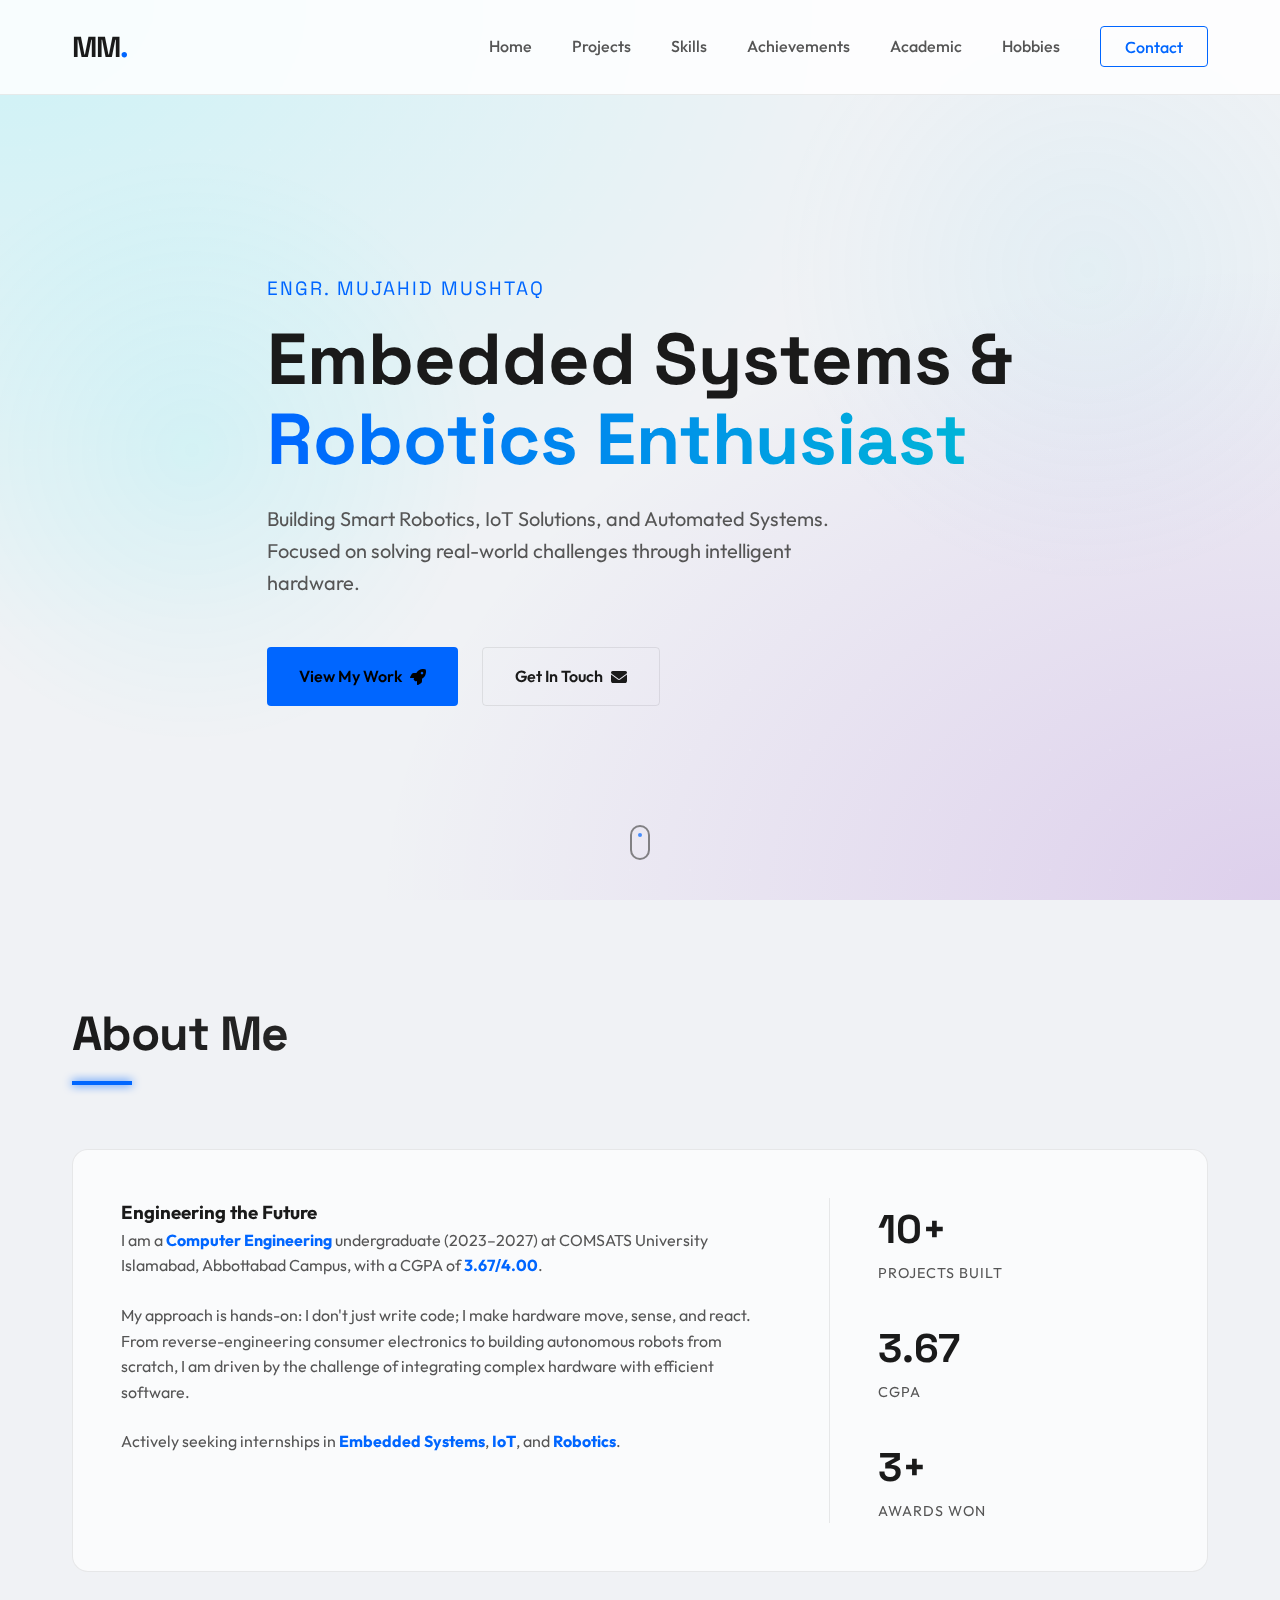
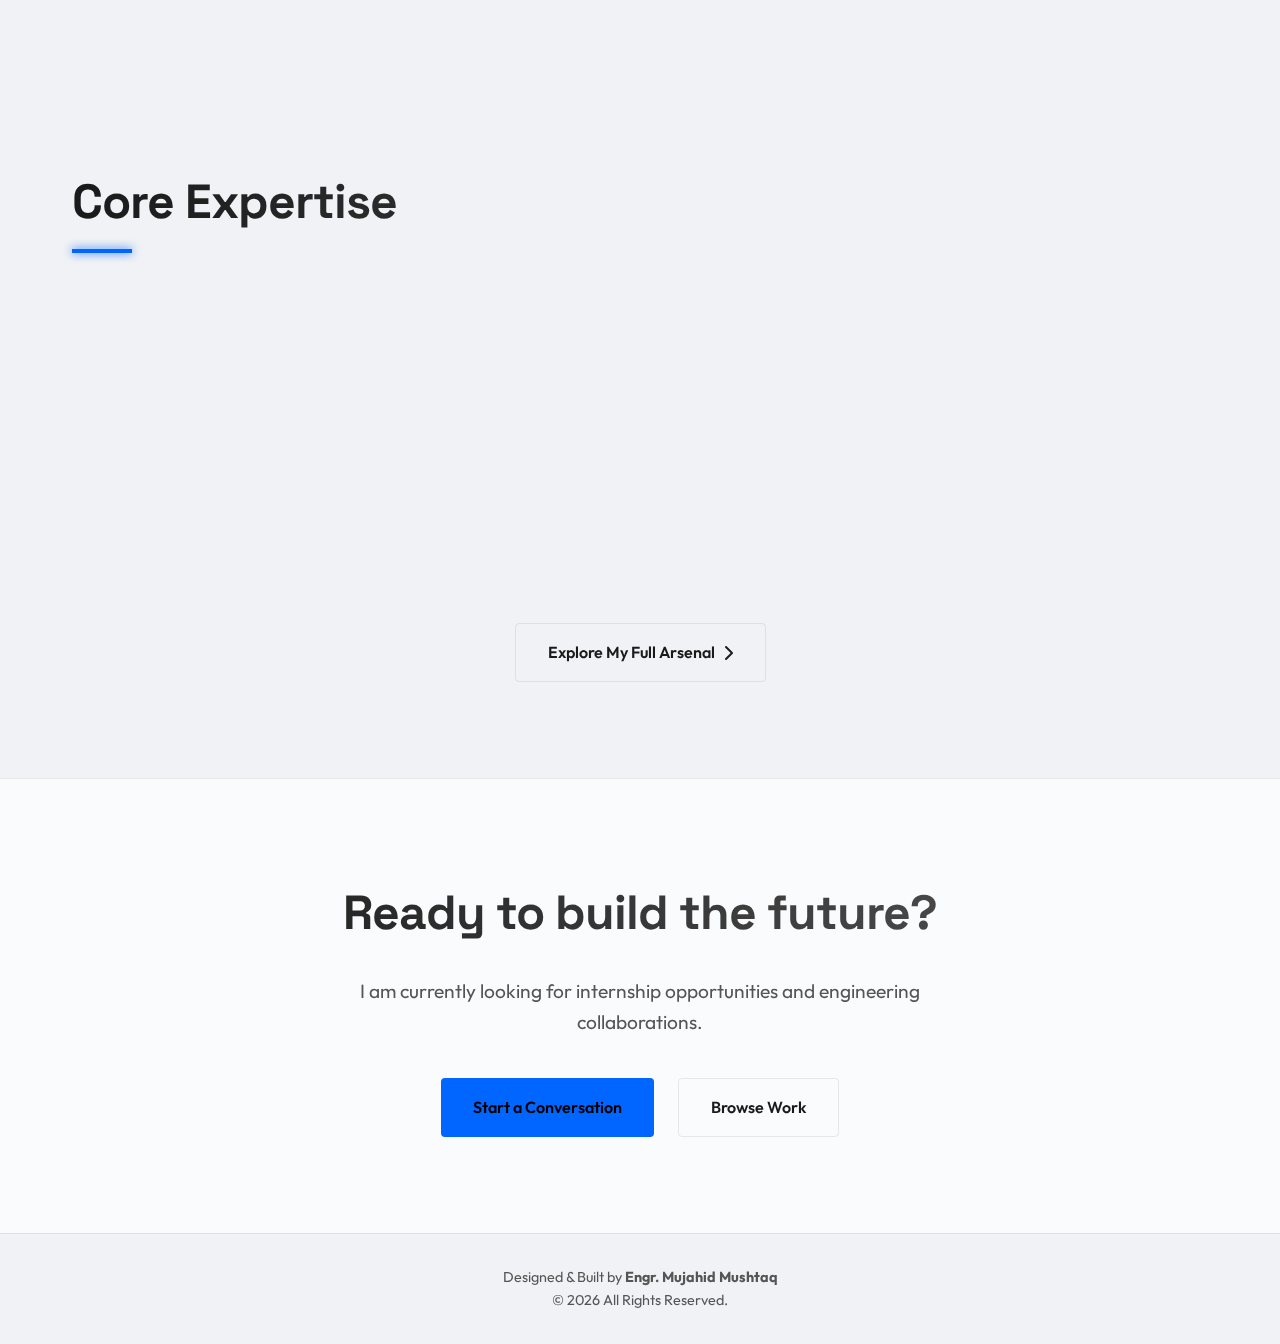
<file: index.html>
<!DOCTYPE html>
<html lang="en" class="dark-mode">

<head>
    <meta charset="UTF-8">
    <meta name="viewport" content="width=device-width, initial-scale=1.0">
    <meta name="description" content="Engr. Mujahid Mushtaq - Embedded Systems, IoT & Robotics Portfolio.">
    <title>Engr. Mujahid Mushtaq | Embedded Systems & Robotics</title>

    <!-- Google Fonts: Outfit (Tech/Modern) and Inter (Clean) -->
    <link rel="preconnect" href="https://fonts.googleapis.com">
    <link rel="preconnect" href="https://fonts.gstatic.com" crossorigin>
    <link
        href="https://fonts.googleapis.com/css2?family=Outfit:wght@300;400;500;700&family=Space+Grotesk:wght@300;500;700&display=swap"
        rel="stylesheet">

    <link rel="stylesheet" href="styles.css">
    <!-- Font Awesome -->
    <link rel="stylesheet" href="https://cdnjs.cloudflare.com/ajax/libs/font-awesome/6.4.0/css/all.min.css">
</head>

<body>

    <!-- Background Grid Effect -->
    <div class="bg-grid"></div>
    <div class="bg-glow"></div>

    <!-- Navigation -->
    <nav class="navbar">
        <div class="container nav-container">
            <a href="index.html" class="logo">MM<span class="dot">.</span></a>
            <ul class="nav-links">
                <li><a href="index.html" class="nav-link active">Home</a></li>
                <li><a href="projects.html" class="nav-link">Projects</a></li>
                <li><a href="skills.html" class="nav-link">Skills</a></li>
                <li><a href="achievements.html" class="nav-link">Achievements</a></li>
                <li><a href="academic.html" class="nav-link">Academic</a></li>
                <li><a href="hobbies.html" class="nav-link">Hobbies</a></li>
                <li><a href="contact.html" class="nav-btn">Contact</a></li>
            </ul>
            <div class="hamburger">
                <div class="line"></div>
                <div class="line"></div>
                <div class="line"></div>
            </div>
        </div>
    </nav>

    <header class="hero">
        <div class="container hero-content">
            <p class="hero-subtitle">Engr. Mujahid Mushtaq</p>
            <h1 class="hero-title">
                Embedded Systems & <br>
                <span class="primary-gradient">Robotics Enthusiast</span>
            </h1>
            <p class="hero-bio">
                Building Smart Robotics, IoT Solutions, and Automated Systems. Focused on solving real-world challenges
                through intelligent hardware.
            </p>
            <div class="hero-cta">
                <a href="projects.html" class="btn btn-primary">View My Work <i class="fas fa-rocket"></i></a>
                <a href="contact.html" class="btn btn-secondary">Get In Touch <i class="fas fa-envelope"></i></a>
            </div>
        </div>

        <!-- Decorative Elements/Scroll Indicator -->
        <div class="scroll-indicator">
            <div class="mouse">
                <div class="wheel"></div>
            </div>
            <div class="arrow"></div>
        </div>
    </header>

    <!-- About Section -->
    <section id="about" class="section about-section">
        <div class="container">
            <div class="section-header">
                <h2 class="section-title">About Me</h2>
                <div class="section-line"></div>
            </div>

            <div class="about-card glass-card">
                <div class="about-grid">
                    <div class="about-text">
                        <h3>Engineering the Future</h3>
                        <p>
                            I am a <strong>Computer Engineering</strong> undergraduate (2023–2027) at COMSATS University
                            Islamabad, Abbottabad Campus, with a CGPA of <strong>3.67/4.00</strong>.
                        </p>
                        <p>
                            My approach is hands-on: I don't just write code; I make hardware move, sense, and react.
                            From reverse-engineering consumer electronics to building autonomous robots from scratch, I
                            am driven by the challenge of integrating complex hardware with efficient software.
                        </p>
                        <p>
                            Actively seeking internships in <strong>Embedded Systems</strong>, <strong>IoT</strong>, and
                            <strong>Robotics</strong>.
                        </p>
                    </div>
                    <div class="about-stats">
                        <div class="stat-item">
                            <span class="stat-number">10+</span>
                            <span class="stat-label">Projects Built</span>
                        </div>
                        <div class="stat-item">
                            <span class="stat-number">3.67</span>
                            <span class="stat-label">CGPA</span>
                        </div>
                        <div class="stat-item">
                            <span class="stat-number">3+</span>
                            <span class="stat-label">Awards Won</span>
                        </div>
                    </div>
                </div>
            </div>
        </div>
    </section>

    <!-- Engineering Focus / Quick Look -->
    <section class="section">
        <div class="container">
            <div class="section-header">
                <h2 class="section-title">Core Expertise</h2>
                <div class="section-line"></div>
            </div>

            <div class="skills-grid">
                <div class="skill-group glass-card">
                    <div class="skill-icon"><i class="fas fa-microchip"></i></div>
                    <h3>Embedded Design</h3>
                    <p class="text-muted" style="color: var(--text-muted); font-size: 0.9rem; margin-top: 0.5rem;">
                        Specializing in Arduino, ESP32, and custom hardware integration.</p>
                </div>
                <div class="skill-group glass-card">
                    <div class="skill-icon"><i class="fas fa-robot"></i></div>
                    <h3>Robotics</h3>
                    <p class="text-muted" style="color: var(--text-muted); font-size: 0.9rem; margin-top: 0.5rem;">
                        Building autonomous systems, grippers, and combat-ready vehicles.</p>
                </div>
                <div class="skill-group glass-card">
                    <div class="skill-icon"><i class="fas fa-network-wired"></i></div>
                    <h3>IoT Solutions</h3>
                    <p class="text-muted" style="color: var(--text-muted); font-size: 0.9rem; margin-top: 0.5rem;">
                        Connecting hardware to the cloud via GSM, Bluetooth, and Web APIs.</p>
                </div>
            </div>

            <div style="text-align: center; margin-top: 4rem;">
                <a href="skills.html" class="btn btn-secondary">Explore My Full Arsenal <i
                        class="fas fa-chevron-right"></i></a>
            </div>
        </div>
    </section>


    <!-- Call to Action Section -->
    <section class="section" style="background: var(--bg-card); border-top: 1px solid var(--border-light);">
        <div class="container" style="text-align: center;">
            <h2 class="section-title" style="margin-left: auto; margin-right: auto; text-align: center;">Ready to build
                the future?</h2>
            <p
                style="margin: 1.5rem 0 2.5rem; font-size: 1.2rem; color: var(--text-muted); max-width: 600px; margin-left: auto; margin-right: auto;">
                I am currently looking for internship opportunities and engineering collaborations.
            </p>
            <div class="hero-cta" style="justify-content: center;">
                <a href="contact.html" class="btn btn-primary">Start a Conversation</a>
                <a href="projects.html" class="btn btn-secondary">Browse Work</a>
            </div>
        </div>
    </section>

    <!-- Footer -->
    <footer class="footer">
        <div class="container">
            <p>Designed & Built by <strong>Engr. Mujahid Mushtaq</strong></p>
            <p class="copyright">&copy; <span id="year"></span> All Rights Reserved.</p>
        </div>
    </footer>

    <script src="script.js"></script>
</body>

</html>
</file>
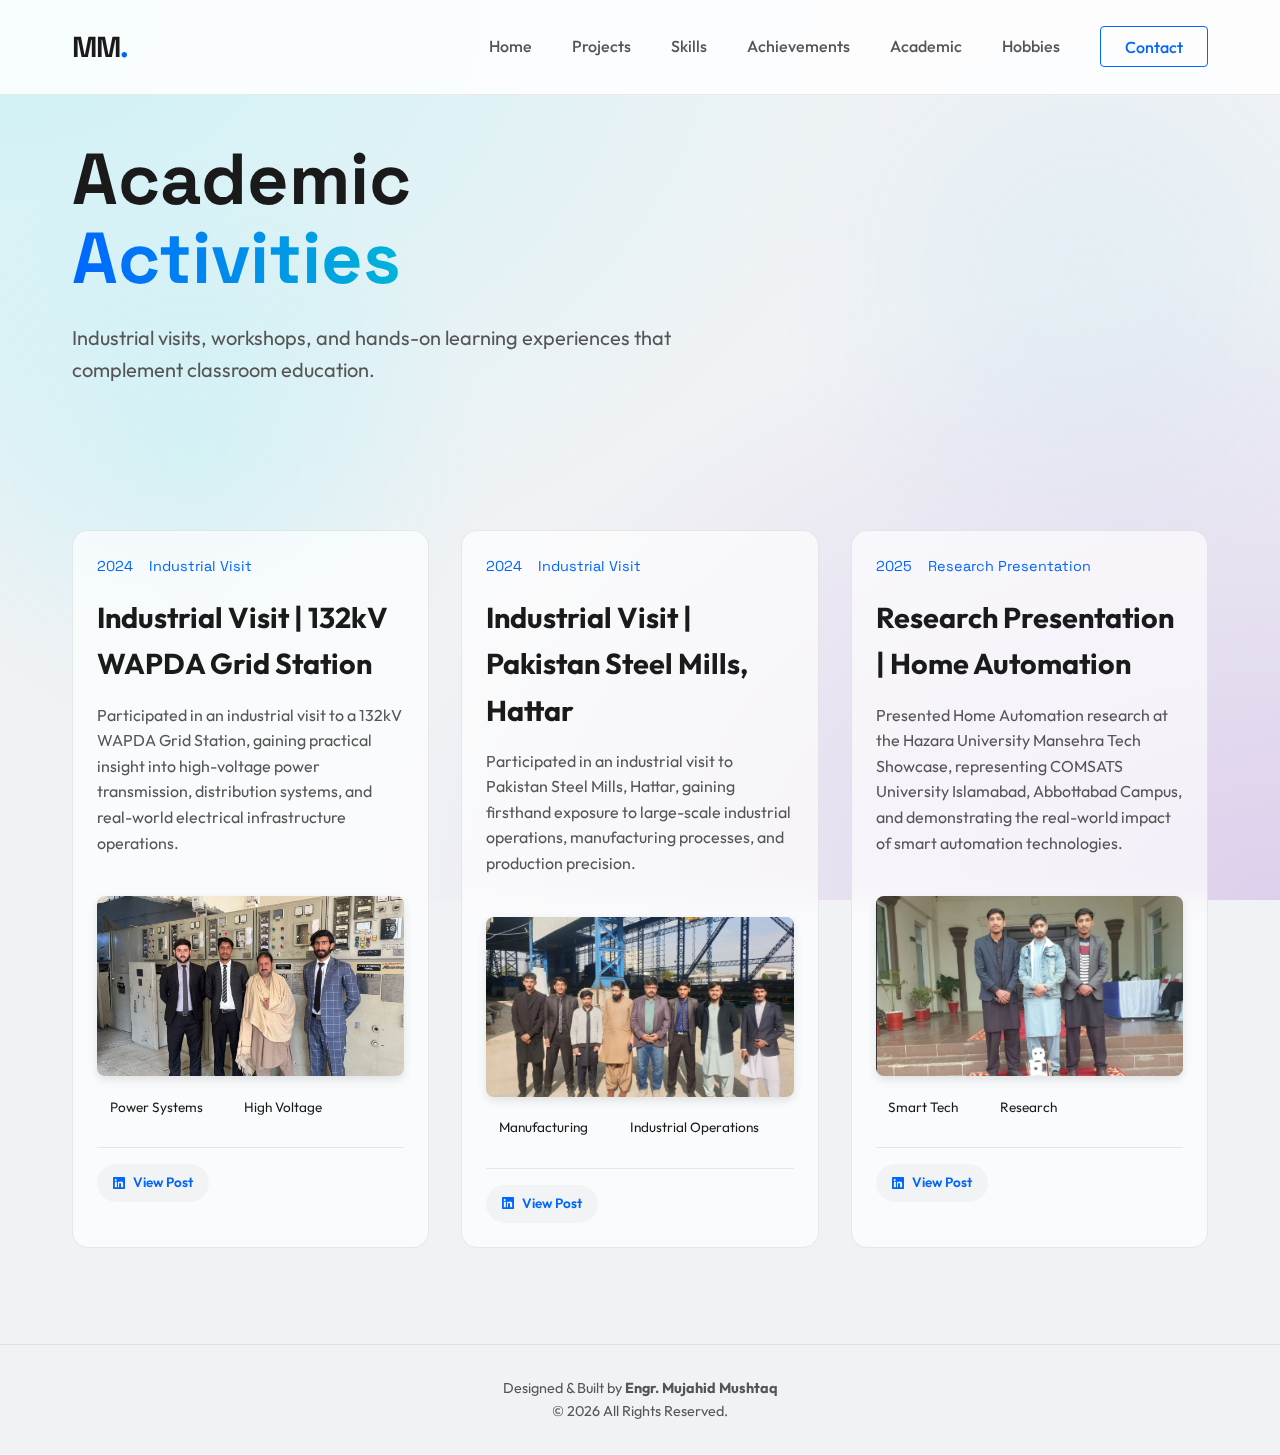
<file: academic.html>
<!DOCTYPE html>
<html lang="en" class="dark-mode">

<head>
    <meta charset="UTF-8">
    <meta name="viewport" content="width=device-width, initial-scale=1.0">
    <meta name="description" content="Academic Activities - Engr. Mujahid Mushtaq.">
    <title>Academic Activities | Engr. Mujahid Mushtaq</title>

    <link rel="preconnect" href="https://fonts.googleapis.com">
    <link rel="preconnect" href="https://fonts.gstatic.com" crossorigin>
    <link
        href="https://fonts.googleapis.com/css2?family=Outfit:wght@300;400;500;700&family=Space+Grotesk:wght@300;500;700&display=swap"
        rel="stylesheet">

    <link rel="stylesheet" href="styles.css">
    <link rel="stylesheet" href="https://cdnjs.cloudflare.com/ajax/libs/font-awesome/6.4.0/css/all.min.css">
</head>

<body>
    <div class="bg-grid"></div>
    <div class="bg-glow"></div>

    <nav class="navbar">
        <div class="container nav-container">
            <a href="index.html" class="logo">MM<span class="dot">.</span></a>
            <ul class="nav-links">
                <li><a href="index.html" class="nav-link">Home</a></li>
                <li><a href="projects.html" class="nav-link">Projects</a></li>
                <li><a href="skills.html" class="nav-link">Skills</a></li>
                <li><a href="achievements.html" class="nav-link">Achievements</a></li>
                <li><a href="academic.html" class="nav-link active">Academic</a></li>
                <li><a href="hobbies.html" class="nav-link">Hobbies</a></li>
                <li><a href="contact.html" class="nav-btn">Contact</a></li>
            </ul>
            <div class="hamburger">
                <div class="line"></div>
                <div class="line"></div>
                <div class="line"></div>
            </div>
        </div>
    </nav>

    <header class="section-hero">
        <div class="container">
            <h1 class="hero-title">Academic <br><span class="primary-gradient">Activities</span></h1>
            <p class="hero-bio">Industrial visits, workshops, and hands-on learning experiences that complement
                classroom education.</p>
        </div>
    </header>

    <main class="container">
        <div class="projects-container" style="margin-top: 2rem; padding-bottom: 6rem;">

            <!-- Activity 1: WAPDA Grid Station Visit -->
            <a href="https://www.linkedin.com/posts/engr-mujahid-mushtaq-3ba479255_had-an-amazing-experience-visiting-the-132kv-activity-7282057232022724608-4gnN?utm_source=share&utm_medium=member_desktop&rcm=ACoAAD7lNf4BCUp5CTUqfTaFtO5GOA62RjDQxv4"
                target="_blank" class="project-card glass-card">
                <div class="project-content">
                    <div class="project-meta">
                        <span class="project-year">2024</span>
                        <span class="project-type">Industrial Visit</span>
                    </div>
                    <h3 class="project-title">Industrial Visit | 132kV WAPDA Grid Station</h3>
                    <p class="project-desc">
                        Participated in an industrial visit to a 132kV WAPDA Grid Station, gaining practical insight
                        into high-voltage power transmission, distribution systems, and real-world electrical
                        infrastructure operations.
                    </p>
                    <div class="project-media">
                        <img src="assets/wapda_grid_station_visit.png" alt="WAPDA Grid Station Visit"
                            class="project-img">
                    </div>
                    <div class="project-stack">
                        <span>Power Systems</span>
                        <span>High Voltage</span>
                    </div>
                    <div class="project-footer">
                        <span class="project-link-btn"><i class="fab fa-linkedin"></i> View Post</span>
                    </div>
                </div>
            </a>

            <!-- Activity 2: Pakistan Steel Mills Visit -->
            <a href="https://www.linkedin.com/posts/engr-mujahid-mushtaq-3ba479255_visited-pakistan-steel-mills-hattar-today-activity-7268636882551386112-docs?utm_source=share&utm_medium=member_desktop&rcm=ACoAAD7lNf4BCUp5CTUqfTaFtO5GOA62RjDQxv4"
                target="_blank" class="project-card glass-card">
                <div class="project-content">
                    <div class="project-meta">
                        <span class="project-year">2024</span>
                        <span class="project-type">Industrial Visit</span>
                    </div>
                    <h3 class="project-title">Industrial Visit | Pakistan Steel Mills, Hattar</h3>
                    <p class="project-desc">
                        Participated in an industrial visit to Pakistan Steel Mills, Hattar, gaining firsthand exposure
                        to large-scale industrial operations, manufacturing processes, and production precision.
                    </p>
                    <div class="project-media">
                        <img src="assets/pakistan_steel_mills_visit.png" alt="Pakistan Steel Mills Visit"
                            class="project-img">
                    </div>
                    <div class="project-stack">
                        <span>Manufacturing</span>
                        <span>Industrial Operations</span>
                    </div>
                    <div class="project-footer">
                        <span class="project-link-btn"><i class="fab fa-linkedin"></i> View Post</span>
                    </div>
                </div>
            </a>

            <!-- Activity 3: Home Automation Research Presentation -->
            <a href="https://www.linkedin.com/posts/engr-mujahid-mushtaq-3ba479255_smarttech-innovation-universitylife-activity-7409663455810711552-zFpD?utm_source=share&utm_medium=member_desktop&rcm=ACoAAD7lNf4BCUp5CTUqfTaFtO5GOA62RjDQxv4"
                target="_blank" class="project-card glass-card">
                <div class="project-content">
                    <div class="project-meta">
                        <span class="project-year">2025</span>
                        <span class="project-type">Research Presentation</span>
                    </div>
                    <h3 class="project-title">Research Presentation | Home Automation</h3>
                    <p class="project-desc">
                        Presented Home Automation research at the Hazara University Mansehra Tech Showcase, representing
                        COMSATS University Islamabad, Abbottabad Campus, and demonstrating the real-world impact of
                        smart automation technologies.
                    </p>
                    <div class="project-media">
                        <img src="assets/home_automation_presentation.png" alt="Home Automation Research Presentation"
                            class="project-img">
                    </div>
                    <div class="project-stack">
                        <span>Smart Tech</span>
                        <span>Research</span>
                    </div>
                    <div class="project-footer">
                        <span class="project-link-btn"><i class="fab fa-linkedin"></i> View Post</span>
                    </div>
                </div>
            </a>

        </div>
    </main>

    <footer class="footer">
        <div class="container">
            <p>Designed & Built by <strong>Engr. Mujahid Mushtaq</strong></p>
            <p class="copyright">&copy; <span id="year"></span> All Rights Reserved.</p>
        </div>
    </footer>

    <script src="script.js"></script>
</body>

</html>
</file>
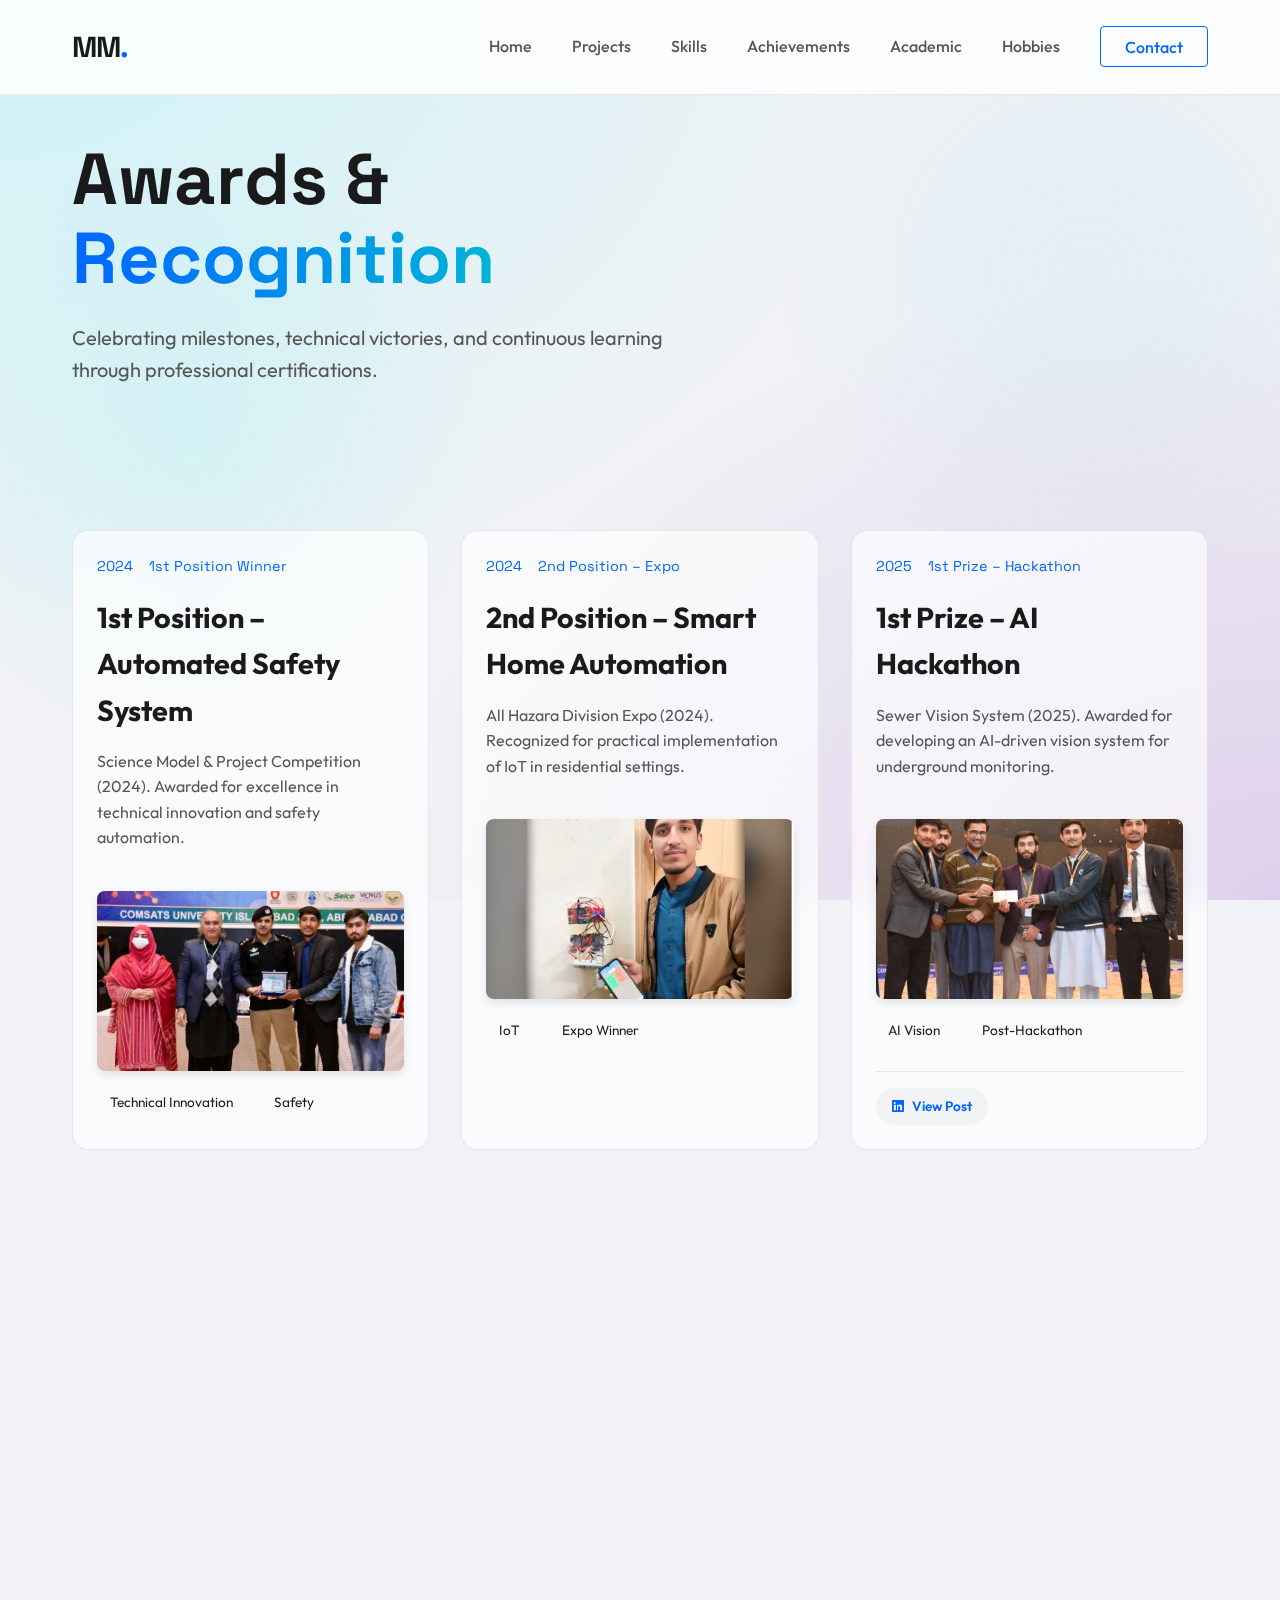
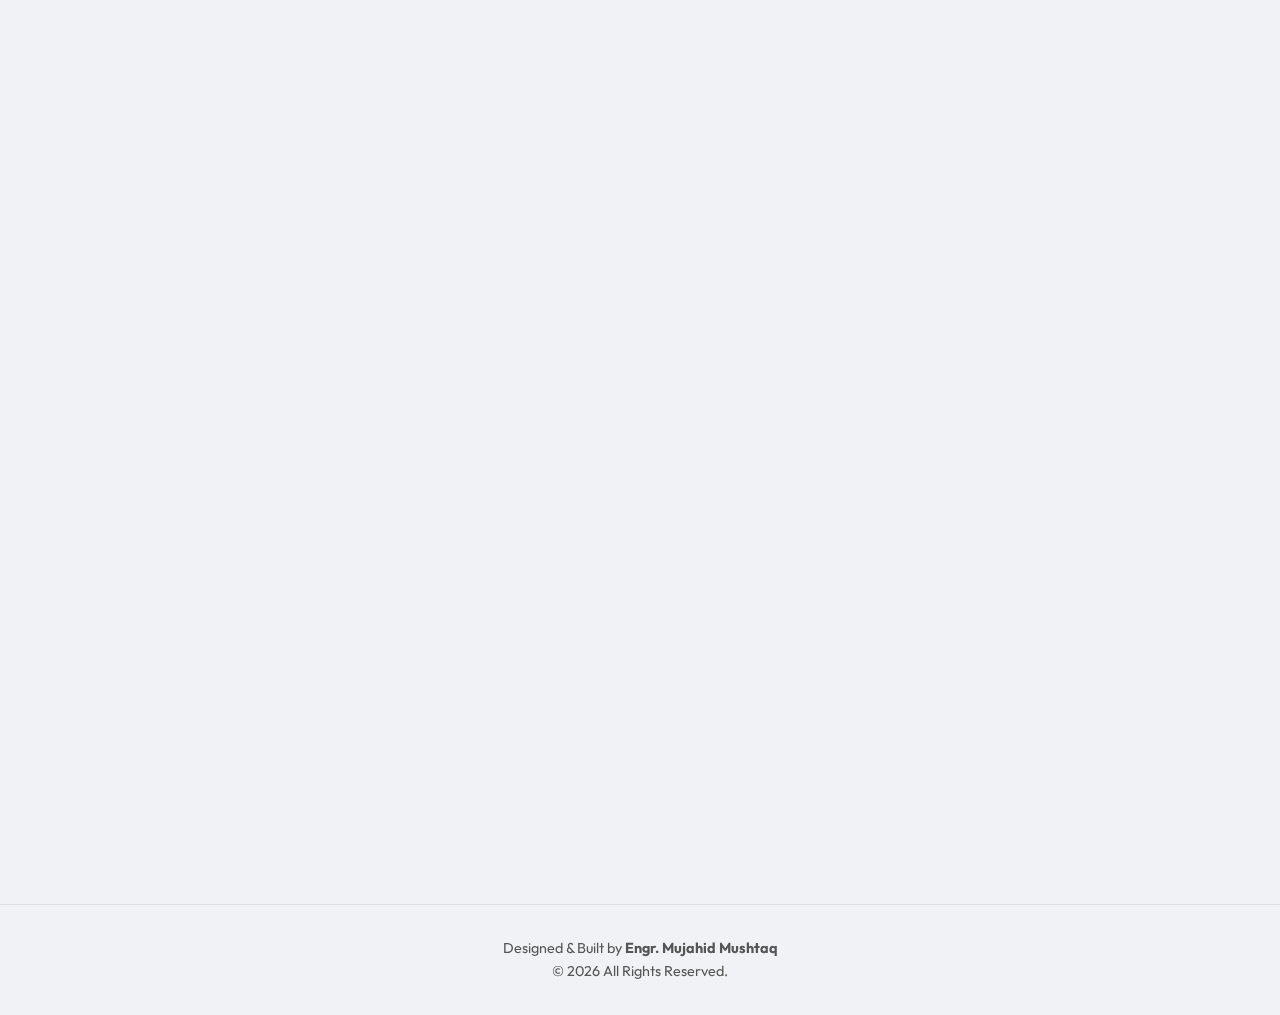
<file: achievements.html>
<!DOCTYPE html>
<html lang="en" class="dark-mode">

<head>
    <meta charset="UTF-8">
    <meta name="viewport" content="width=device-width, initial-scale=1.0">
    <meta name="description" content="Awards & Achievements - Engr. Mujahid Mushtaq.">
    <title>Achievements | Engr. Mujahid Mushtaq</title>

    <link rel="preconnect" href="https://fonts.googleapis.com">
    <link rel="preconnect" href="https://fonts.gstatic.com" crossorigin>
    <link
        href="https://fonts.googleapis.com/css2?family=Outfit:wght@300;400;500;700&family=Space+Grotesk:wght@300;500;700&display=swap"
        rel="stylesheet">

    <link rel="stylesheet" href="styles.css">
    <link rel="stylesheet" href="https://cdnjs.cloudflare.com/ajax/libs/font-awesome/6.4.0/css/all.min.css">
</head>

<body>
    <div class="bg-grid"></div>
    <div class="bg-glow"></div>

    <nav class="navbar">
        <div class="container nav-container">
            <a href="index.html" class="logo">MM<span class="dot">.</span></a>
            <ul class="nav-links">
                <li><a href="index.html" class="nav-link">Home</a></li>
                <li><a href="projects.html" class="nav-link">Projects</a></li>
                <li><a href="skills.html" class="nav-link">Skills</a></li>
                <li><a href="achievements.html" class="nav-link active">Achievements</a></li>
                <li><a href="academic.html" class="nav-link">Academic</a></li>
                <li><a href="hobbies.html" class="nav-link">Hobbies</a></li>
                <li><a href="contact.html" class="nav-btn">Contact</a></li>
            </ul>
            <div class="hamburger">
                <div class="line"></div>
                <div class="line"></div>
                <div class="line"></div>
            </div>
        </div>
    </nav>

    <header class="section-hero">
        <div class="container">
            <h1 class="hero-title">Awards & <br><span class="primary-gradient">Recognition</span></h1>
            <p class="hero-bio">Celebrating milestones, technical victories, and continuous learning through
                professional certifications.</p>
        </div>
    </header>

    <main class="container">
        <div class="projects-container" style="margin-top: 2rem; padding-bottom: 6rem;">

            <!-- Achievement 1: Automated Safety -->
            <div class="project-card glass-card">
                <div class="project-content">
                    <div class="project-meta">
                        <span class="project-year">2024</span>
                        <span class="project-type">1st Position Winner</span>
                    </div>
                    <h3 class="project-title">1st Position – Automated Safety System</h3>
                    <p class="project-desc">
                        Science Model & Project Competition (2024). Awarded for excellence in technical innovation and
                        safety automation.
                    </p>
                    <div class="project-media">
                        <img src="assets/automated_safety_award.png" alt="1st Position Award Ceremony"
                            class="project-img">
                    </div>
                    <div class="project-stack">
                        <span>Technical Innovation</span>
                        <span>Safety</span>
                    </div>
                </div>
            </div>

            <!-- Achievement 2: Smart Home -->
            <div class="project-card glass-card">
                <div class="project-content">
                    <div class="project-meta">
                        <span class="project-year">2024</span>
                        <span class="project-type">2nd Position – Expo</span>
                    </div>
                    <h3 class="project-title">2nd Position – Smart Home Automation</h3>
                    <p class="project-desc">
                        All Hazara Division Expo (2024). Recognized for practical implementation of IoT in residential
                        settings.
                    </p>
                    <div class="project-media">
                        <img src="assets/smart_home_project.png" alt="2nd Position Certificate" class="project-img">
                    </div>
                    <div class="project-stack">
                        <span>IoT</span>
                        <span>Expo Winner</span>
                    </div>
                </div>
            </div>

            <!-- Achievement 3: AI Hackathon -->
            <a href="https://www.linkedin.com/posts/engr-mujahid-mushtaq-3ba479255_grateful-hackathonexperience-wirefreesewer-activity-7406329097024409601-dLh4"
                target="_blank" class="project-card glass-card">
                <div class="project-content">
                    <div class="project-meta">
                        <span class="project-year">2025</span>
                        <span class="project-type">1st Prize – Hackathon</span>
                    </div>
                    <h3 class="project-title">1st Prize – AI Hackathon</h3>
                    <p class="project-desc">
                        Sewer Vision System (2025). Awarded for developing an AI-driven vision system for underground
                        monitoring.
                    </p>
                    <div class="project-media">
                        <img src="assets/ai_hackathon_2025.png" alt="AI Hackathon 1st Prize" class="project-img">
                    </div>
                    <div class="project-stack">
                        <span>AI Vision</span>
                        <span>Post-Hackathon</span>
                    </div>
                    <div class="project-footer">
                        <span class="project-link-btn"><i class="fab fa-linkedin"></i> View Post</span>
                    </div>
                </div>
            </a>

            <!-- Achievement 4: Master ChatGPT -->
            <div class="project-card glass-card">
                <div class="project-content">
                    <div class="project-meta">
                        <span class="project-year">2025</span>
                        <span class="project-type">Certification</span>
                    </div>
                    <h3 class="project-title">Master ChatGPT Certificate</h3>
                    <p class="project-desc">
                        UniAthena (August 2025). Professional certification in advanced prompt engineering and AI
                        integration.
                    </p>
                    <div class="project-media">
                        <img src="assets/cert_master_chatgpt.jpg" alt="Master ChatGPT Certificate" class="project-img">
                    </div>
                    <div class="project-stack">
                        <span>AI Integration</span>
                        <span>Prompt Engineering</span>
                    </div>
                </div>
            </div>

            <!-- Achievement 5: Robotics & Controls -->
            <div class="project-card glass-card">
                <div class="project-content">
                    <div class="project-meta">
                        <span class="project-year">2025</span>
                        <span class="project-type">Job Simulation</span>
                    </div>
                    <h3 class="project-title">Robotics & Controls Simulation</h3>
                    <p class="project-desc">
                        Johnson & Johnson MedTech (2025). Completed intensive simulation focused on surgical robotics
                        and motion control.
                    </p>
                    <div class="project-media">
                        <img src="assets/cert_johnson_robotics.jpg" alt="Robotics Certificate" class="project-img">
                    </div>
                    <div class="project-stack">
                        <span>Medical Robotics</span>
                        <span>Simulation</span>
                    </div>
                </div>
            </div>

            <!-- Achievement 6: Seerat un Nabi -->
            <div class="project-card glass-card">
                <div class="project-content">
                    <div class="project-meta">
                        <span class="project-year">2025</span>
                        <span class="project-type">Course Completion</span>
                    </div>
                    <h3 class="project-title">Seerat un Nabi (PBUH) Course</h3>
                    <p class="project-desc">
                        Masjid Al-Ameen (2024-2025). Completed comprehensive study of the life and teachings of the
                        Prophet (PBUH).
                    </p>
                    <div class="project-media">
                        <img src="assets/cert_seerat_un_nabi.jpg" alt="Seerat un Nabi Certificate" class="project-img">
                    </div>
                    <div class="project-stack">
                        <span>Personal Development</span>
                        <span>Ethics</span>
                    </div>
                </div>
            </div>

            <!-- Achievement 7: 1st Position - Competition -->
            <div class="project-card glass-card">
                <div class="project-content">
                    <div class="project-meta">
                        <span class="project-year">2024</span>
                        <span class="project-type">1st Position – Competition</span>
                    </div>
                    <h3 class="project-title">1st Position – Innovation Award</h3>
                    <p class="project-desc">
                        Secured First Position for outstanding project execution and innovation. Sincere thanks to Sir
                        Jawad Saleem for his guidance, encouragement, and support through valuable components including
                        ESP32, relays, IR sensors, Wero board, keypad, and more.
                    </p>
                    <div class="project-media">
                        <img src="assets/first_position_achievement.png"
                            alt="1st Position Achievement with Sir Jawad Saleem" class="project-img">
                    </div>
                    <div class="project-stack">
                        <span>Innovation</span>
                        <span>Hardware Design</span>
                    </div>
                </div>
            </div>

        </div>
    </main>

    <footer class="footer">
        <div class="container">
            <p>Designed & Built by <strong>Engr. Mujahid Mushtaq</strong></p>
            <p class="copyright">&copy; <span id="year"></span> All Rights Reserved.</p>
        </div>
    </footer>

    <script src="script.js"></script>
</body>

</html>
</file>
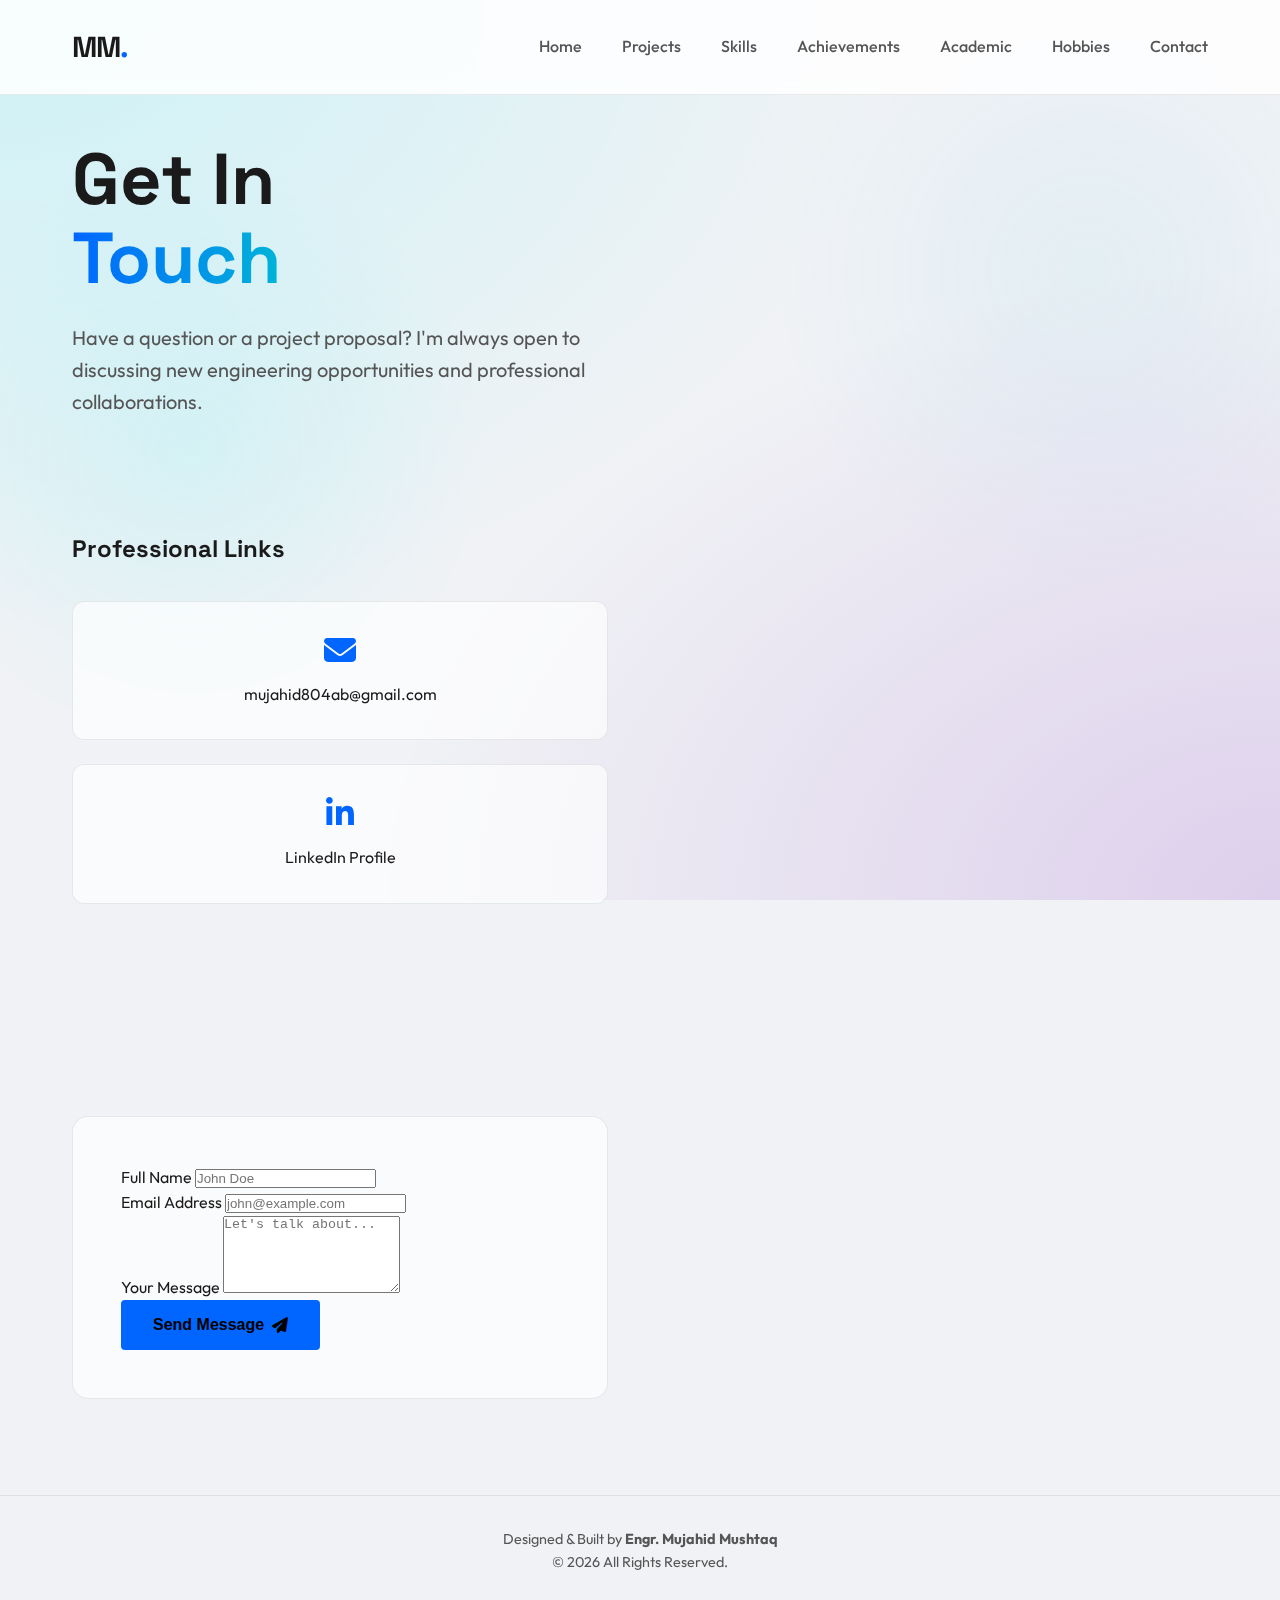
<file: contact.html>
<!DOCTYPE html>
<html lang="en" class="dark-mode">

<head>
    <meta charset="UTF-8">
    <meta name="viewport" content="width=device-width, initial-scale=1.0">
    <meta name="description" content="Contact Engr. Mujahid Mushtaq.">
    <title>Contact | Engr. Mujahid Mushtaq</title>

    <link rel="preconnect" href="https://fonts.googleapis.com">
    <link rel="preconnect" href="https://fonts.gstatic.com" crossorigin>
    <link
        href="https://fonts.googleapis.com/css2?family=Outfit:wght@300;400;500;700&family=Space+Grotesk:wght@300;500;700&display=swap"
        rel="stylesheet">

    <link rel="stylesheet" href="styles.css">
    <link rel="stylesheet" href="https://cdnjs.cloudflare.com/ajax/libs/font-awesome/6.4.0/css/all.min.css">
</head>

<body>
    <div class="bg-grid"></div>
    <div class="bg-glow"></div>

    <nav class="navbar">
        <div class="container nav-container">
            <a href="index.html" class="logo">MM<span class="dot">.</span></a>
            <ul class="nav-links">
                <li><a href="index.html" class="nav-link">Home</a></li>
                <li><a href="projects.html" class="nav-link">Projects</a></li>
                <li><a href="skills.html" class="nav-link">Skills</a></li>
                <li><a href="achievements.html" class="nav-link">Achievements</a></li>
                <li><a href="academic.html" class="nav-link">Academic</a></li>
                <li><a href="hobbies.html" class="nav-link">Hobbies</a></li>
                <li><a href="contact.html" class="nav-link active">Contact</a></li>
            </ul>
            <div class="hamburger">
                <div class="line"></div>
                <div class="line"></div>
                <div class="line"></div>
            </div>
        </div>
    </nav>

    <header class="section-hero">
        <div class="container">
            <h1 class="hero-title">Get In <br><span class="primary-gradient">Touch</span></h1>
            <p class="hero-bio">Have a question or a project proposal? I'm always open to discussing new engineering
                opportunities and professional collaborations.</p>
        </div>
    </header>

    <main class="container">
        <div class="contact-grid"
            style="display: grid; grid-template-columns: 1fr 1fr; gap: 4rem; padding-bottom: 6rem;">

            <!-- Contact Info -->
            <div class="contact-info">
                <h2 style="margin-bottom: 2rem; font-family: var(--font-heading);">Professional Links</h2>
                <div class="contact-links" style="display: flex; flex-direction: column; gap: 1.5rem;">
                    <a href="mailto:mujahid804ab@gmail.com" class="contact-box">
                        <i class="fas fa-envelope"></i>
                        <span>mujahid804ab@gmail.com</span>
                    </a>
                    <a href="http://www.linkedin.com/in/engr-mujahid-mushtaq-3ba479255" target="_blank"
                        class="contact-box">
                        <i class="fab fa-linkedin-in"></i>
                        <span>LinkedIn Profile</span>
                    </a>
                    <div class="contact-box">
                        <i class="fas fa-map-marker-alt"></i>
                        <span>Abbottabad, Pakistan</span>
                    </div>
                </div>

                <!-- Contact Form -->
                <div class="contact-form-container glass-card" style="padding: 3rem; margin-top: 3rem;">
                    <form id="contact-form" class="contact-form">
                        <div class="form-group">
                            <label for="name">Full Name</label>
                            <input type="text" id="name" name="name" placeholder="John Doe" required>
                        </div>
                        <div class="form-group">
                            <label for="email">Email Address</label>
                            <input type="email" id="email" name="email" placeholder="john@example.com" required>
                        </div>
                        <div class="form-group">
                            <label for="message">Your Message</label>
                            <textarea id="message" name="message" rows="5" placeholder="Let's talk about..."
                                required></textarea>
                        </div>
                        <button type="submit" class="btn btn-primary w-100">Send Message <i
                                class="fas fa-paper-plane"></i></button>
                    </form>
                </div>
            </div>
        </div>
    </main>

    <footer class="footer">
        <div class="container">
            <p>Designed & Built by <strong>Engr. Mujahid Mushtaq</strong></p>
            <p class="copyright">&copy; <span id="year"></span> All Rights Reserved.</p>
        </div>
    </footer>

    <script src="script.js"></script>
</body>

</html>
</file>
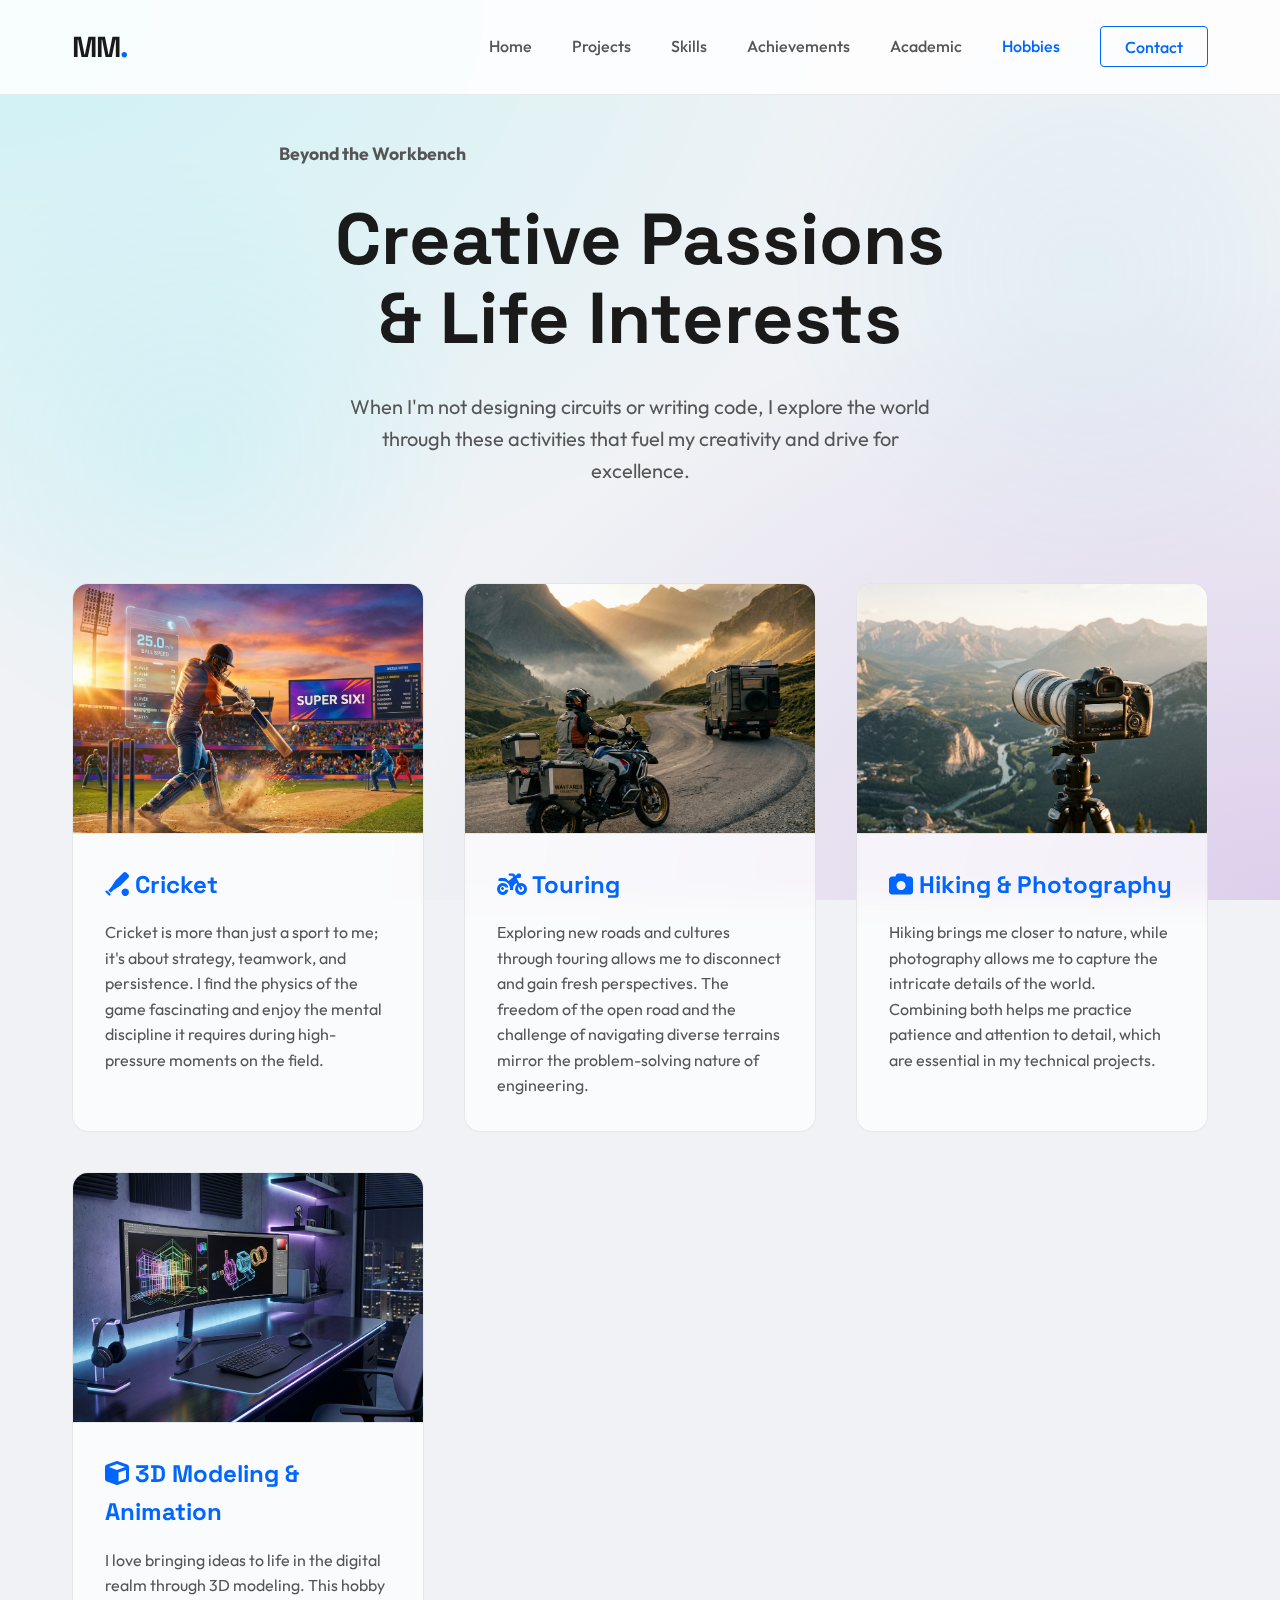
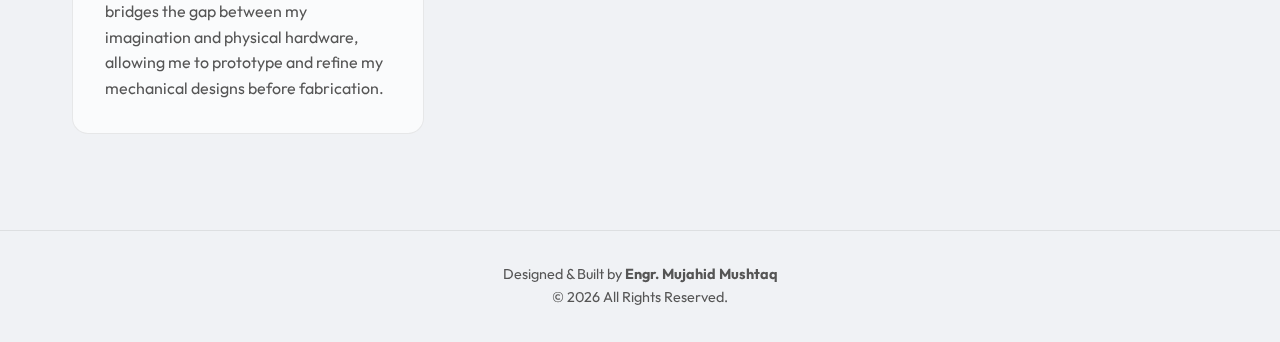
<file: hobbies.html>
<!DOCTYPE html>
<html lang="en" class="dark-mode">

<head>
    <meta charset="UTF-8">
    <meta name="viewport" content="width=device-width, initial-scale=1.0">
    <meta name="description" content="Hobbies and Passions - Engr. Mujahid Mushtaq.">
    <title>Hobbies | Engr. Mujahid Mushtaq</title>

    <link rel="preconnect" href="https://fonts.googleapis.com">
    <link rel="preconnect" href="https://fonts.gstatic.com" crossorigin>
    <link
        href="https://fonts.googleapis.com/css2?family=Outfit:wght@300;400;500;700&family=Space+Grotesk:wght@300;500;700&display=swap"
        rel="stylesheet">

    <link rel="stylesheet" href="styles.css">
    <link rel="stylesheet" href="https://cdnjs.cloudflare.com/ajax/libs/font-awesome/6.4.0/css/all.min.css">
    <style>
        .hobbies-hero {
            padding-top: 140px;
            padding-bottom: 4rem;
            text-align: center;
        }

        .hobbies-grid {
            display: grid;
            grid-template-columns: repeat(auto-fit, minmax(300px, 1fr));
            gap: 2.5rem;
            padding-bottom: 6rem;
        }

        .hobby-card {
            display: flex;
            flex-direction: column;
            overflow: hidden;
            height: 100%;
        }

        .hobby-img-container {
            width: 100%;
            height: 250px;
            overflow: hidden;
            border-bottom: 1px solid var(--border-light);
        }

        .hobby-img {
            width: 100%;
            height: 100%;
            object-fit: cover;
            transition: transform 0.5s ease;
        }

        .hobby-card:hover .hobby-img {
            transform: scale(1.1);
        }

        .hobby-content {
            padding: 2rem;
            flex-grow: 1;
        }

        .hobby-title {
            font-family: var(--font-heading);
            font-size: 1.5rem;
            margin-bottom: 1rem;
            color: var(--primary);
        }

        .hobby-desc {
            color: var(--text-muted);
            font-size: 1rem;
            line-height: 1.6;
        }

        @media (max-width: 768px) {
            .hobbies-hero {
                padding-top: 100px;
            }
        }
    </style>
</head>

<body>
    <div class="bg-grid"></div>
    <div class="bg-glow"></div>

    <nav class="navbar">
        <div class="container nav-container">
            <a href="index.html" class="logo">MM<span class="dot">.</span></a>
            <ul class="nav-links">
                <li><a href="index.html" class="nav-link">Home</a></li>
                <li><a href="projects.html" class="nav-link">Projects</a></li>
                <li><a href="skills.html" class="nav-link">Skills</a></li>
                <li><a href="achievements.html" class="nav-link">Achievements</a></li>
                <li><a href="academic.html" class="nav-link">Academic</a></li>
                <li><a href="hobbies.html" class="nav-link active" style="color: var(--primary);">Hobbies</a></li>
                <li><a href="contact.html" class="nav-btn">Contact</a></li>
            </ul>
            <div class="hamburger">
                <div class="line"></div>
                <div class="line"></div>
                <div class="line"></div>
            </div>
        </div>
    </nav>

    <header class="hobbies-hero">
        <div class="container">
            <h2 class="section-subtitle">Beyond the Workbench</h2>
            <h1 class="hero-title">Creative Passions <br> & Life Interests</h1>
            <p class="hero-bio" style="margin: 2rem auto;">
                When I'm not designing circuits or writing code, I explore the world through these activities that fuel
                my creativity and drive for excellence.
            </p>
        </div>
    </header>

    <main class="container">
        <div class="hobbies-grid">
            <!-- Cricket -->
            <article class="hobby-card glass-card">
                <div class="hobby-img-container">
                    <img src="assets/cricket_hobby.png" alt="Cricket" class="hobby-img">
                </div>
                <div class="hobby-content">
                    <h3 class="hobby-title"><i class="fas fa-baseball-bat-ball"></i> Cricket</h3>
                    <p class="hobby-desc">
                        Cricket is more than just a sport to me; it's about strategy, teamwork, and persistence. I find
                        the physics of the game fascinating and enjoy the mental discipline it requires during
                        high-pressure moments on the field.
                    </p>
                </div>
            </article>

            <!-- Touring -->
            <article class="hobby-card glass-card">
                <div class="hobby-img-container">
                    <img src="assets/touring_hobby.png" alt="Touring" class="hobby-img">
                </div>
                <div class="hobby-content">
                    <h3 class="hobby-title"><i class="fas fa-motorcycle"></i> Touring</h3>
                    <p class="hobby-desc">
                        Exploring new roads and cultures through touring allows me to disconnect and gain fresh
                        perspectives. The freedom of the open road and the challenge of navigating diverse terrains
                        mirror the problem-solving nature of engineering.
                    </p>
                </div>
            </article>

            <!-- Hiking & Photography -->
            <article class="hobby-card glass-card">
                <div class="hobby-img-container">
                    <img src="assets/photography_hobby.png" alt="Hiking & Photography" class="hobby-img">
                </div>
                <div class="hobby-content">
                    <h3 class="hobby-title"><i class="fas fa-camera"></i> Hiking & Photography</h3>
                    <p class="hobby-desc">
                        Hiking brings me closer to nature, while photography allows me to capture the intricate details
                        of the world. Combining both helps me practice patience and attention to detail, which are
                        essential in my technical projects.
                    </p>
                </div>
            </article>

            <!-- 3D Design & Modeling -->
            <article class="hobby-card glass-card">
                <div class="hobby-img-container">
                    <img src="assets/three_d_design_hobby.png" alt="3D Modeling & Animation" class="hobby-img">
                </div>
                <div class="hobby-content">
                    <h3 class="hobby-title"><i class="fas fa-cube"></i> 3D Modeling & Animation</h3>
                    <p class="hobby-desc">
                        I love bringing ideas to life in the digital realm through 3D modeling. This hobby bridges the
                        gap between my imagination and physical hardware, allowing me to prototype and refine my
                        mechanical designs before fabrication.
                    </p>
                </div>
            </article>
        </div>
    </main>

    <footer class="footer">
        <div class="container">
            <p>Designed & Built by <strong>Engr. Mujahid Mushtaq</strong></p>
            <p class="copyright">&copy; <span id="year"></span> All Rights Reserved.</p>
        </div>
    </footer>

    <script src="script.js"></script>
</body>

</html>
</file>
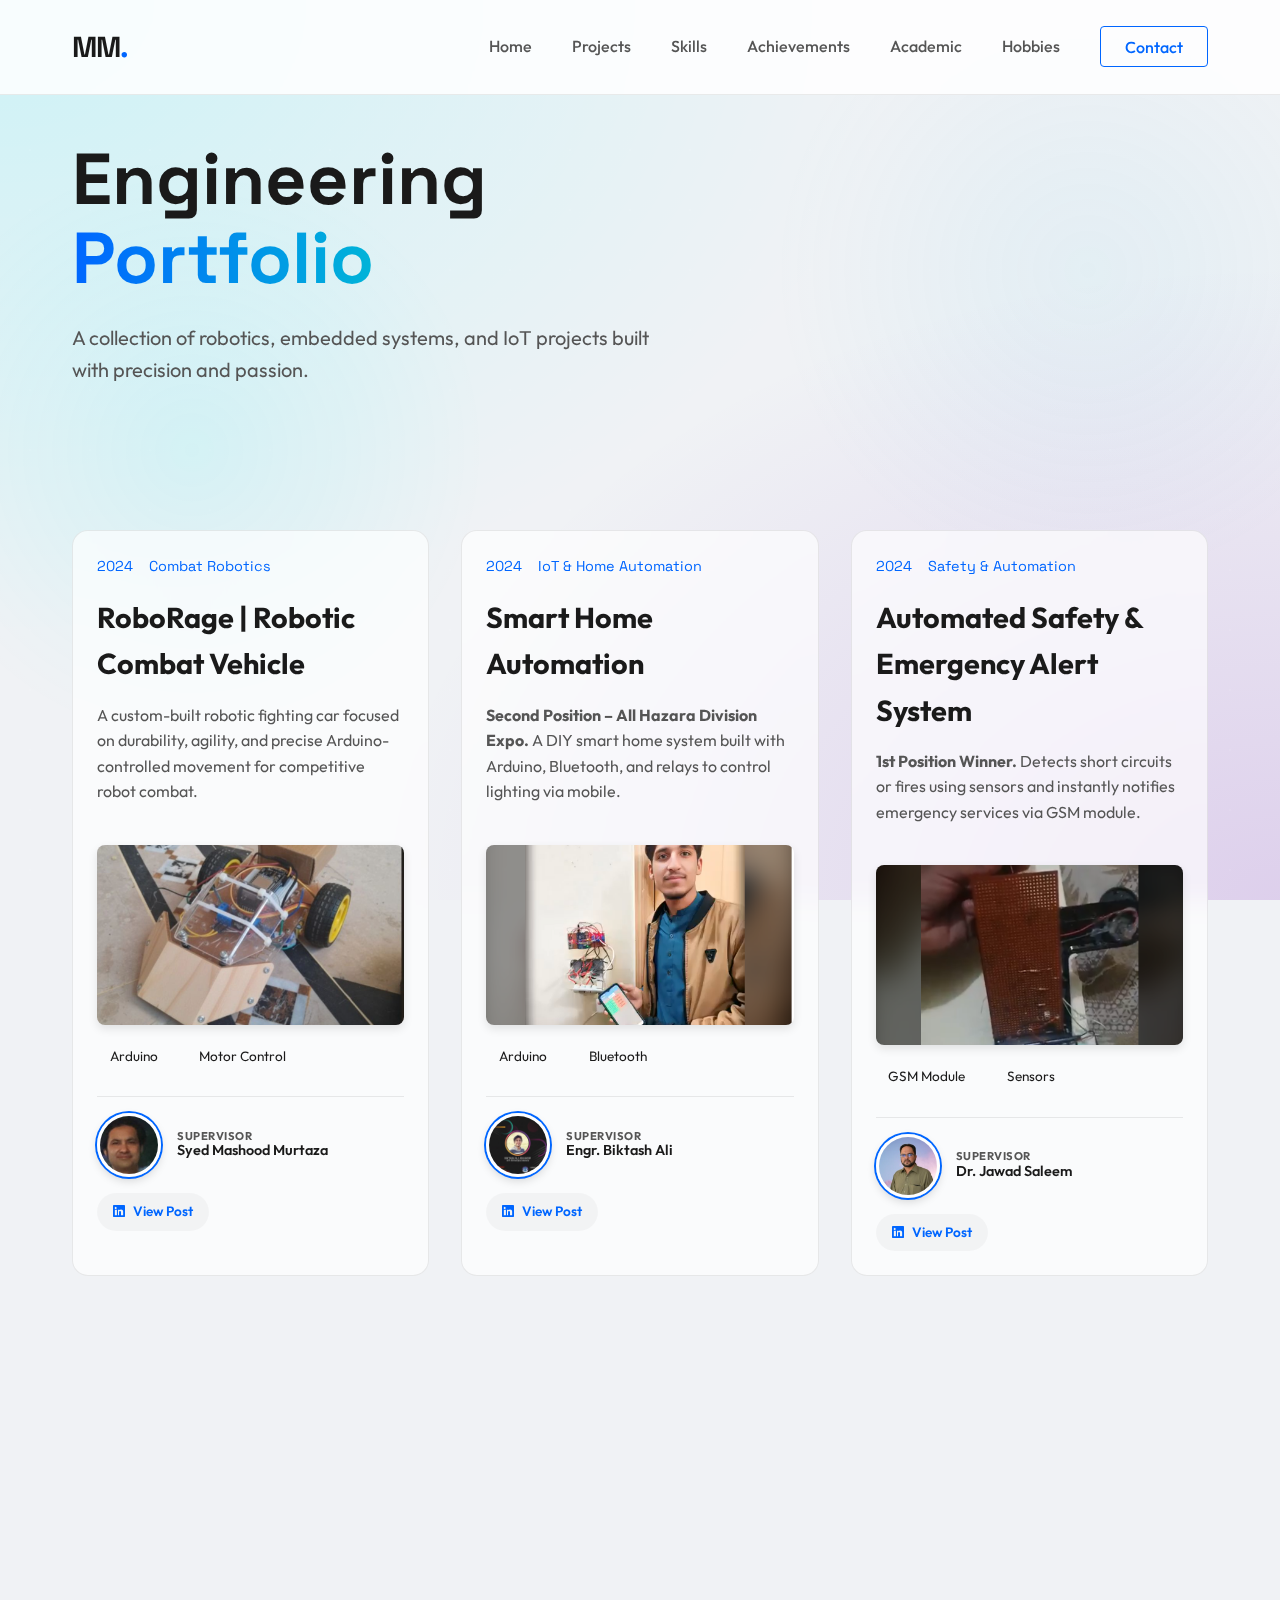
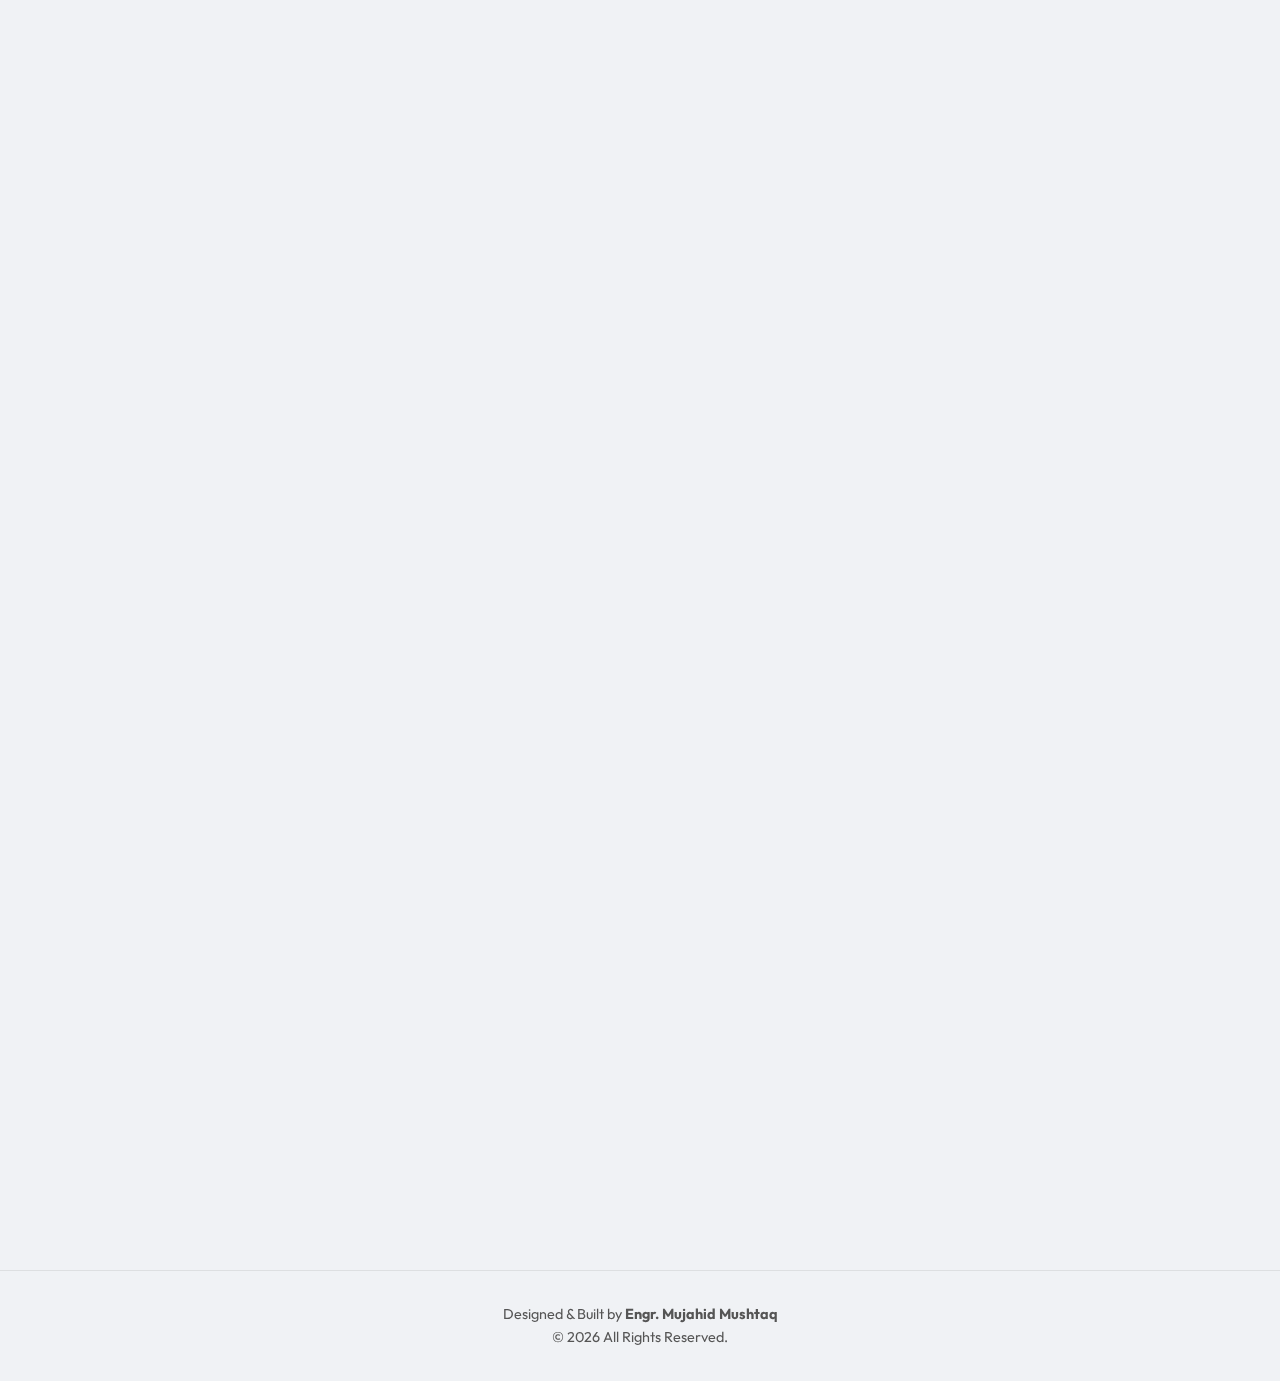
<file: projects.html>
<!DOCTYPE html>
<html lang="en" class="dark-mode">

<head>
    <meta charset="UTF-8">
    <meta name="viewport" content="width=device-width, initial-scale=1.0">
    <meta name="description" content="Engineering Projects - Engr. Mujahid Mushtaq.">
    <title>Projects | Engr. Mujahid Mushtaq</title>

    <link rel="preconnect" href="https://fonts.googleapis.com">
    <link rel="preconnect" href="https://fonts.gstatic.com" crossorigin>
    <link
        href="https://fonts.googleapis.com/css2?family=Outfit:wght@300;400;500;700&family=Space+Grotesk:wght@300;500;700&display=swap"
        rel="stylesheet">

    <link rel="stylesheet" href="styles.css">
    <link rel="stylesheet" href="https://cdnjs.cloudflare.com/ajax/libs/font-awesome/6.4.0/css/all.min.css">
</head>

<body>
    <div class="bg-grid"></div>
    <div class="bg-glow"></div>

    <nav class="navbar">
        <div class="container nav-container">
            <a href="index.html" class="logo">MM<span class="dot">.</span></a>
            <ul class="nav-links">
                <li><a href="index.html" class="nav-link">Home</a></li>
                <li><a href="projects.html" class="nav-link active">Projects</a></li>
                <li><a href="skills.html" class="nav-link">Skills</a></li>
                <li><a href="achievements.html" class="nav-link">Achievements</a></li>
                <li><a href="academic.html" class="nav-link">Academic</a></li>
                <li><a href="hobbies.html" class="nav-link">Hobbies</a></li>
                <li><a href="contact.html" class="nav-btn">Contact</a></li>
            </ul>
            <div class="hamburger">
                <div class="line"></div>
                <div class="line"></div>
                <div class="line"></div>
            </div>
        </div>
    </nav>

    <header class="section-hero">
        <div class="container">
            <h1 class="hero-title">Engineering <br><span class="primary-gradient">Portfolio</span></h1>
            <p class="hero-bio">A collection of robotics, embedded systems, and IoT projects built with precision and
                passion.</p>
        </div>
    </header>

    <main class="container">
        <div class="projects-container" style="margin-top: 2rem; padding-bottom: 6rem;">
            <!-- Project 1: RoboRage -->
            <a href="https://www.linkedin.com/posts/engr-mujahid-mushtaq-3ba479255_roborage-roboticcar-robotics-activity-7394072196098367488-0bZP?utm_source=share&utm_medium=member_desktop&rcm=ACoAAD7lNf4BCUp5CTUqfTaFtO5GOA62RjDQxv4"
                target="_blank" class="project-card glass-card">
                <div class="project-content">
                    <div class="project-meta">
                        <span class="project-year">2024</span>
                        <span class="project-type">Combat Robotics</span>
                    </div>
                    <h3 class="project-title">RoboRage | Robotic Combat Vehicle</h3>
                    <p class="project-desc">
                        A custom-built robotic fighting car focused on durability, agility, and precise
                        Arduino-controlled movement for competitive robot combat.
                    </p>
                    <div class="project-media">
                        <img src="assets/roborage_project.png" alt="RoboRage Combat Robot" class="project-img">
                    </div>
                    <div class="project-stack">
                        <span>Arduino</span>
                        <span>Motor Control</span>
                    </div>
                    <div class="project-footer">
                        <div class="supervisor-info">
                            <img src="assets/mashood_murtaza.jpg" alt="Supervisor" class="supervisor-avatar">
                            <div class="supervisor-details">
                                <h5>Supervisor</h5>
                                <p>Syed Mashood Murtaza</p>
                            </div>
                        </div>
                        <span class="project-link-btn"><i class="fab fa-linkedin"></i> View Post</span>
                    </div>
                </div>
            </a>

            <!-- Project 2: Smart Home Automation -->
            <a href="https://www.linkedin.com/posts/engr-mujahid-mushtaq-3ba479255_arduino-iot-smarthome-activity-7314134041870372864-Kz_G?utm_source=share&utm_medium=member_desktop&rcm=ACoAAD7lNf4BCUp5CTUqfTaFtO5GOA62RjDQxv4"
                target="_blank" class="project-card glass-card">
                <div class="project-content">
                    <div class="project-meta">
                        <span class="project-year">2024</span>
                        <span class="project-type">IoT & Home Automation</span>
                    </div>
                    <h3 class="project-title">Smart Home Automation</h3>
                    <p class="project-desc">
                        <strong>Second Position – All Hazara Division Expo.</strong> A DIY smart home system built with
                        Arduino, Bluetooth, and relays to control lighting via mobile.
                    </p>
                    <div class="project-media">
                        <img src="assets/smart_home_project.png" alt="Smart Home Automation" class="project-img">
                    </div>
                    <div class="project-stack">
                        <span>Arduino</span>
                        <span>Bluetooth</span>
                    </div>
                    <div class="project-footer">
                        <div class="supervisor-info">
                            <img src="assets/biktash_ali_jehangir.jpg" alt="Supervisor" class="supervisor-avatar">
                            <div class="supervisor-details">
                                <h5>Supervisor</h5>
                                <p>Engr. Biktash Ali</p>
                            </div>
                        </div>
                        <span class="project-link-btn"><i class="fab fa-linkedin"></i> View Post</span>
                    </div>
                </div>
            </a>

            <!-- Project 3: Automated Safety -->
            <a href="https://www.linkedin.com/posts/engr-mujahid-mushtaq-3ba479255_excited-to-share-my-recent-project-an-automated-activity-7281663742063300608-HsFk?utm_source=share&utm_medium=member_desktop&rcm=ACoAAD7lNf4BCUp5CTUqfTaFtO5GOA62RjDQxv4"
                target="_blank" class="project-card glass-card">
                <div class="project-content">
                    <div class="project-meta">
                        <span class="project-year">2024</span>
                        <span class="project-type">Safety & Automation</span>
                    </div>
                    <h3 class="project-title">Automated Safety & Emergency Alert System</h3>
                    <p class="project-desc">
                        <strong>1st Position Winner.</strong> Detects short circuits or fires using sensors and
                        instantly notifies emergency services via GSM module.
                    </p>
                    <div class="project-media">
                        <img src="assets/emergency_response_system.png" alt="Automated Safety System"
                            class="project-img">
                    </div>
                    <div class="project-stack">
                        <span>GSM Module</span>
                        <span>Sensors</span>
                    </div>
                    <div class="project-footer">
                        <div class="supervisor-info">
                            <img src="assets/dr_jawad_saleem.jpg" alt="Supervisor" class="supervisor-avatar">
                            <div class="supervisor-details">
                                <h5>Supervisor</h5>
                                <p>Dr. Jawad Saleem</p>
                            </div>
                        </div>
                        <span class="project-link-btn"><i class="fab fa-linkedin"></i> View Post</span>
                    </div>
                </div>
            </a>

            <!-- Project 4: EOG Controlled Vehicle -->
            <a href="https://www.linkedin.com/posts/engr-mujahid-mushtaq-3ba479255_dsp-embeddedsystems-arduino-activity-7423589192732934145-r1bq?utm_source=share&utm_medium=member_desktop&rcm=ACoAAD7lNf4BCUp5CTUqfTaFtO5GOA62RjDQxv4"
                target="_blank" class="project-card glass-card">
                <div class="project-content">
                    <div class="project-meta">
                        <span class="project-year">2025</span>
                        <span class="project-type">Biomedical Robotics</span>
                    </div>
                    <h3 class="project-title">EOG-Controlled Vehicle</h3>
                    <p class="project-desc">
                        A hands-free assist vehicle controlled using Eye-Oculography (EOG) signals processed via MATLAB
                        and Arduino.
                    </p>
                    <div class="project-media">
                        <img src="assets/eog_project_new.png" alt="EOG Controlled Vehicle" class="project-img">
                    </div>
                    <div class="project-stack">
                        <span>MATLAB</span>
                        <span>Arduino</span>
                    </div>
                    <div class="project-footer">
                        <div class="supervisor-info">
                            <img src="assets/nauman_khan_tareen.jpg" alt="Supervisor" class="supervisor-avatar">
                            <div class="supervisor-details">
                                <h5>Supervisor</h5>
                                <p>Engr. Nouman Khan Tareen</p>
                            </div>
                        </div>
                        <span class="project-link-btn"><i class="fab fa-linkedin"></i> View Post</span>
                    </div>
                </div>
            </a>

            <!-- Project 5: Robotic Gripper (Project 7) -->
            <a href="http://www.linkedin.com/in/engr-mujahid-mushtaq-3ba479255" target="_blank"
                class="project-card glass-card">
                <div class="project-content">
                    <div class="project-meta">
                        <span class="project-year">2024</span>
                        <span class="project-type">Robotics & Control</span>
                    </div>
                    <h3 class="project-title">Robotic Gripper Control</h3>
                    <p class="project-desc">
                        A DIY robotic gripper designed for smooth, accurate control through a joystick interface,
                        demonstrating precise mechanical sensing.
                    </p>
                    <div class="project-media">
                        <img src="assets/robotic_gripper_project.png" alt="Robotic Gripper Control" class="project-img">
                    </div>
                    <div class="project-stack">
                        <span>Arduino</span>
                        <span>Servo</span>
                    </div>
                    <div class="project-footer">
                        <div class="supervisor-info">
                            <img src="assets/usman_khalid.png" alt="Supervisor" class="supervisor-avatar">
                            <div class="supervisor-details">
                                <h5>Supervisor</h5>
                                <p>Engr. Usman Khalid</p>
                            </div>
                        </div>
                        <span class="project-link-btn"><i class="fab fa-linkedin"></i> View Post</span>
                    </div>
                </div>
            </a>

            <!-- Project 6: Three-Phase Fault Detector -->
            <a href="https://www.linkedin.com/posts/engr-mujahid-mushtaq-3ba479255_three-phase-transmission-line-fault-detector-activity-7273742453742989312-64Pj?utm_source=share&utm_medium=member_desktop&rcm=ACoAAD7lNf4BCUp5CTUqfTaFtO5GOA62RjDQxv4"
                target="_blank" class="project-card glass-card">
                <div class="project-content">
                    <div class="project-meta">
                        <span class="project-year">2024</span>
                        <span class="project-type">Power Systems</span>
                    </div>
                    <h3 class="project-title">Three-Phase Fault Detector</h3>
                    <p class="project-desc">
                        A relay-based fault detection system designed to identify line-to-line faults in transmission
                        lines for improved protection.
                    </p>
                    <div class="project-media">
                        <img src="assets/transmission_fault_detector.png" alt="3-Phase Fault Detector"
                            class="project-img">
                    </div>
                    <div class="project-stack">
                        <span>Relays</span>
                        <span>Power</span>
                    </div>
                    <div class="project-footer">
                        <div class="supervisor-info">
                            <img src="assets/dr_jawad_saleem.jpg" alt="Supervisor" class="supervisor-avatar">
                            <div class="supervisor-details">
                                <h5>Supervisor</h5>
                                <p>Dr. Jawad Saleem</p>
                            </div>
                        </div>
                        <span class="project-link-btn"><i class="fab fa-linkedin"></i> View Post</span>
                    </div>
                </div>
            </a>

            <!-- Project 7: Radar System -->
            <a href="https://www.linkedin.com/posts/engr-mujahid-mushtaq-3ba479255_iot-embeddedsystems-radar-activity-7292467061585252352-DpX5?utm_source=share&utm_medium=member_desktop&rcm=ACoAAD7lNf4BCUp5CTUqfTaFtO5GOA62RjDQxv4"
                target="_blank" class="project-card glass-card">
                <div class="project-content">
                    <div class="project-meta">
                        <span class="project-year">2024</span>
                        <span class="project-type">Embedded Sensing</span>
                    </div>
                    <h3 class="project-title">Radar-Style Object Detection System</h3>
                    <p class="project-desc">
                        A sensor-based system that detects obstacles in real time and visualizes their positions using
                        Processing IDE.
                    </p>
                    <div class="project-media">
                        <img src="assets/radar_project.png" alt="Radar-Style Object Detection" class="project-img">
                    </div>
                    <div class="project-stack">
                        <span>Ultrasonic</span>
                        <span>Processing</span>
                    </div>
                    <div class="project-footer">
                        <div class="supervisor-info">
                            <img src="assets/usman_khalid.png" alt="Supervisor" class="supervisor-avatar">
                            <div class="supervisor-details">
                                <h5>Supervisor</h5>
                                <p>Engr. Usman Khalid</p>
                            </div>
                        </div>
                        <span class="project-link-btn"><i class="fab fa-linkedin"></i> View Post</span>
                    </div>
                </div>
            </a>

            <!-- Project 8: RFID Lock -->
            <a href="https://www.linkedin.com/posts/engr-mujahid-mushtaq-3ba479255_arduino-rfid-smarthome-activity-7296236818092453889-zKOQ?utm_source=share&utm_medium=member_desktop&rcm=ACoAAD7lNf4BCUp5CTUqfTaFtO5GOA62RjDQxv4"
                target="_blank" class="project-card glass-card">
                <div class="project-content">
                    <div class="project-meta">
                        <span class="project-year">2025</span>
                        <span class="project-type">Embedded Security</span>
                    </div>
                    <h3 class="project-title">RFID Smart Door Lock</h3>
                    <p class="project-desc">
                        A contactless access control system blending embedded technology with practical security
                        innovation for home safety.
                    </p>
                    <div class="project-media">
                        <img src="assets/rfid_door_lock.png" alt="RFID-Based Smart Door Lock" class="project-img">
                    </div>
                    <div class="project-stack">
                        <span>RFID</span>
                        <span>Security</span>
                    </div>
                    <div class="project-footer">
                        <div class="supervisor-info">
                            <img src="assets/usman_khalid.png" alt="Supervisor" class="supervisor-avatar">
                            <div class="supervisor-details">
                                <h5>Supervisor</h5>
                                <p>Engr. Usman Khalid</p>
                            </div>
                        </div>
                        <span class="project-link-btn"><i class="fab fa-linkedin"></i> View Post</span>
                    </div>
                </div>
            </a>

            <!-- Project 9: App-Controlled Car -->
            <a href="https://www.linkedin.com/posts/engr-mujahid-mushtaq-3ba479255_just-finished-my-project-controlling-a-activity-7301651087541833728-SkWP?utm_source=share&utm_medium=member_desktop&rcm=ACoAAD7lNf4BCUp5CTUqfTaFtO5GOA62RjDQxv4"
                target="_blank" class="project-card glass-card">
                <div class="project-content">
                    <div class="project-meta">
                        <span class="project-year">2025</span>
                        <span class="project-type">IoT Mobility</span>
                    </div>
                    <h3 class="project-title">App-Controlled Car | IoT Project</h3>
                    <p class="project-desc">
                        A DIY robotic car controlled via a mobile app, combining embedded systems and IoT for remote
                        operation.
                    </p>
                    <div class="project-media">
                        <img src="assets/mobile_car_project.png" alt="Mobile App-Controlled Car" class="project-img">
                    </div>
                    <div class="project-stack">
                        <span>IoT</span>
                        <span>Bluetooth</span>
                    </div>
                    <div class="project-footer">
                        <div class="supervisor-info">
                            <img src="assets/asadullah_khan.jpg" alt="Supervisor" class="supervisor-avatar">
                            <div class="supervisor-details">
                                <h5>Supervisor</h5>
                                <p>Engr. Asadullah Khan</p>
                            </div>
                        </div>
                        <span class="project-link-btn"><i class="fab fa-linkedin"></i> View Post</span>
                    </div>
                </div>
            </a>

            <!-- Project 10: 3D Printer (Project 1) -->
            <div class="project-card glass-card">
                <div class="project-content">
                    <div class="project-meta">
                        <span class="project-year">2026</span>
                        <span class="project-type">Sustainability</span>
                    </div>
                    <h3 class="project-title">DIY 3D Printer & Recycling System</h3>
                    <p class="project-desc">Recycles PET bottles into 3D printing filament using a custom extruder and
                        temperature control.</p>
                    <div class="project-media">
                        <img src="assets/3d_printer_project.png" alt="3D Printer" class="project-img">
                    </div>
                    <div class="project-stack">
                        <span>Arduino</span>
                        <span>Motor</span>
                    </div>
                    <div class="project-footer">
                        <div class="supervisor-info">
                            <img src="assets/dr_jawad_saleem.jpg" alt="Supervisor" class="supervisor-avatar">
                            <div class="supervisor-details">
                                <h5>Supervisor</h5>
                                <p>Dr. Jawad Saleem</p>
                            </div>
                        </div>
                    </div>
                </div>
            </div>

            <!-- Project 11: Patrolling Robot (Project 3) -->
            <a href="https://www.linkedin.com/posts/engr-mujahid-mushtaq-3ba479255_robotics-esp32-ai-activity-7424340940758315008-J0VC?utm_source=share&utm_medium=member_desktop&rcm=ACoAAD7lNf4BCUp5CTUqfTaFtO5GOA62RjDQxv4"
                target="_blank" class="project-card glass-card">
                <div class="project-content">
                    <div class="project-meta">
                        <span class="project-year">2025</span>
                        <span class="project-type">Autonomous</span>
                    </div>
                    <h3 class="project-title">Autonomous Patrolling Robot</h3>
                    <p class="project-desc">ESP32-based mobile robot designed for security surveillance with
                        wireless
                        status updates.</p>
                    <div class="project-media">
                        <img src="assets/patrolling_robot.jpg" alt="Patrolling Robot" class="project-img">
                    </div>
                    <div class="project-stack">
                        <span>ESP32</span>
                        <span>Sensors</span>
                    </div>
                    <div class="project-footer">
                        <div class="supervisor-info">
                            <img src="assets/patrol_advisor.jpg" alt="Supervisor" class="supervisor-avatar">
                            <div class="supervisor-details">
                                <h5>Supervisor</h5>
                                <p>Dr. Amir Shahzad</p>
                            </div>
                        </div>
                        <span class="project-link-btn"><i class="fab fa-linkedin"></i> View Post</span>
                    </div>
                </div>
            </a>

            <!-- Project 12: GSM Power Switch (Project 4) -->
            <a href="https://www.linkedin.com/posts/engr-mujahid-mushtaq-3ba479255_mobile-phone-power-switch-activity-7273354919061901312-zYDh?utm_source=share&utm_medium=member_desktop&rcm=ACoAAD7lNf4BCUp5CTUqfTaFtO5GOA62RjDQxv4"
                target="_blank" class="project-card glass-card">
                <div class="project-content">
                    <div class="project-meta">
                        <span class="project-year">2024</span>
                        <span class="project-type">Industrial IoT</span>
                    </div>
                    <h3 class="project-title">GSM Remote Power Switch</h3>
                    <p class="project-desc">Secure industrial switching system using GSM modules for remote load
                        control
                        via SMS.</p>
                    <div class="project-media">
                        <img src="assets/gsm_project.png" alt="GSM Switch" class="project-img">
                    </div>
                    <div class="project-stack">
                        <span>GSM</span>
                        <span>Relays</span>
                    </div>
                    <div class="project-footer">
                        <div class="supervisor-info">
                            <img src="assets/dr_jawad_saleem.jpg" alt="Supervisor" class="supervisor-avatar">
                            <div class="supervisor-details">
                                <h5>Supervisor</h5>
                                <p>Dr. Jawad Saleem</p>
                            </div>
                        </div>
                        <span class="project-link-btn"><i class="fab fa-linkedin"></i> View Post</span>
                    </div>
                </div>
            </a>

            <!-- Project 13: 3D Animation Visualization -->
            <a href="https://www.linkedin.com/in/engr-mujahid-mushtaq-3ba479255" target="_blank"
                class="project-card glass-card">
                <div class="project-content">
                    <div class="project-meta">
                        <span class="project-year">2026</span>
                        <span class="project-type">3D Animation & Design</span>
                    </div>
                    <h3 class="project-title">Industrial System Visualization</h3>
                    <p class="project-desc">High-fidelity 3D animation of complex mechanical systems developed for
                        technical
                        demonstrations and assembly guidance.</p>
                    <div class="project-media">
                        <img src="assets/three_d_design_hobby.png" alt="3D Industrial Animation" class="project-img">
                    </div>
                    <div class="project-stack">
                        <span>Blender</span>
                        <span>Keyframe Anim</span>
                    </div>
                    <div class="project-footer">
                        <div class="supervisor-info">
                            <img src="assets/mashood_murtaza.jpg" alt="Supervisor" class="supervisor-avatar">
                            <div class="supervisor-details">
                                <h5>Supervisor</h5>
                                <p>Syed Mashood Murtaza</p>
                            </div>
                        </div>
                        <span class="project-link-btn"><i class="fab fa-linkedin"></i> View Post</span>
                    </div>
                </div>
            </a>

            <!-- Project 14: Pharmacy Management System -->
            <a href="http://www.linkedin.com/in/engr-mujahid-mushtaq-3ba479255" target="_blank"
                class="project-card glass-card">
                <div class="project-content">
                    <div class="project-meta">
                        <span class="project-year">2024</span>
                        <span class="project-type">Software Engineering</span>
                    </div>
                    <h3 class="project-title">Pharmacy Management System | Object-Oriented Design</h3>
                    <p class="project-desc">
                        An OOP-based system that handles medicine records, stock management, and billing through
                        structured classes and modules, focusing on scalability and clean software design.
                    </p>
                    <div class="project-media">
                        <img src="assets/pharmacy_management_system.png" alt="Pharmacy Management System"
                            class="project-img">
                    </div>
                    <div class="project-stack">
                        <span>OOP</span>
                        <span>Software Design</span>
                    </div>
                    <div class="project-footer">
                        <div class="supervisor-info">
                            <img src="assets/dr_shahid_mustafa.jpg" alt="Supervisor" class="supervisor-avatar">
                            <div class="supervisor-details">
                                <h5>Supervisor</h5>
                                <p>Dr. Syed Shahid Mustafa</p>
                            </div>
                        </div>
                        <span class="project-link-btn"><i class="fab fa-linkedin"></i> View Post</span>
                    </div>
                </div>
            </a>

            <!-- Project 15: Full-Stack IoT Home Automation -->
            <a href="https://www.linkedin.com/posts/engr-mujahid-mushtaq-3ba479255_iot-homeautomation-esp8266-activity-7342100649532108800-aZAU?utm_source=share&utm_medium=member_desktop&rcm=ACoAAD7lNf4BCUp5CTUqfTaFtO5GOA62RjDQxv4"
                target="_blank" class="project-card glass-card">
                <div class="project-content">
                    <div class="project-meta">
                        <span class="project-year">2024</span>
                        <span class="project-type">Full-Stack IoT</span>
                    </div>
                    <h3 class="project-title">Full-Stack IoT Home Automation System</h3>
                    <p class="project-desc">
                        Developed a full-stack IoT home automation system using ESP8266, a Flask-based REST API, and a
                        MySQL database to enable real-time device control and data logging through a web interface.
                        This project strengthened skills in IoT communication, backend integration, and database
                        management.
                    </p>
                    <div class="project-media">
                        <img src="assets/iot_home_automation_fullstack.png" alt="IoT Home Automation System"
                            class="project-img">
                    </div>
                    <div class="project-stack">
                        <span>ESP8266</span>
                        <span>Flask API</span>
                        <span>MySQL</span>
                    </div>
                    <div class="project-footer">
                        <div class="supervisor-info">
                            <img src="assets/biktash_ali_jehangir.jpg" alt="Supervisor" class="supervisor-avatar">
                            <div class="supervisor-details">
                                <h5>Supervisor</h5>
                                <p>Engr. Biktash Ali</p>
                            </div>
                        </div>
                        <span class="project-link-btn"><i class="fab fa-linkedin"></i> View Post</span>
                    </div>
                </div>
            </a>
        </div>
    </main>

    <footer class="footer">
        <div class="container">
            <p>Designed & Built by <strong>Engr. Mujahid Mushtaq</strong></p>
            <p class="copyright">&copy; <span id="year"></span> All Rights Reserved.</p>
        </div>
    </footer>

    <script src="script.js"></script>
</body>

</html>
</file>
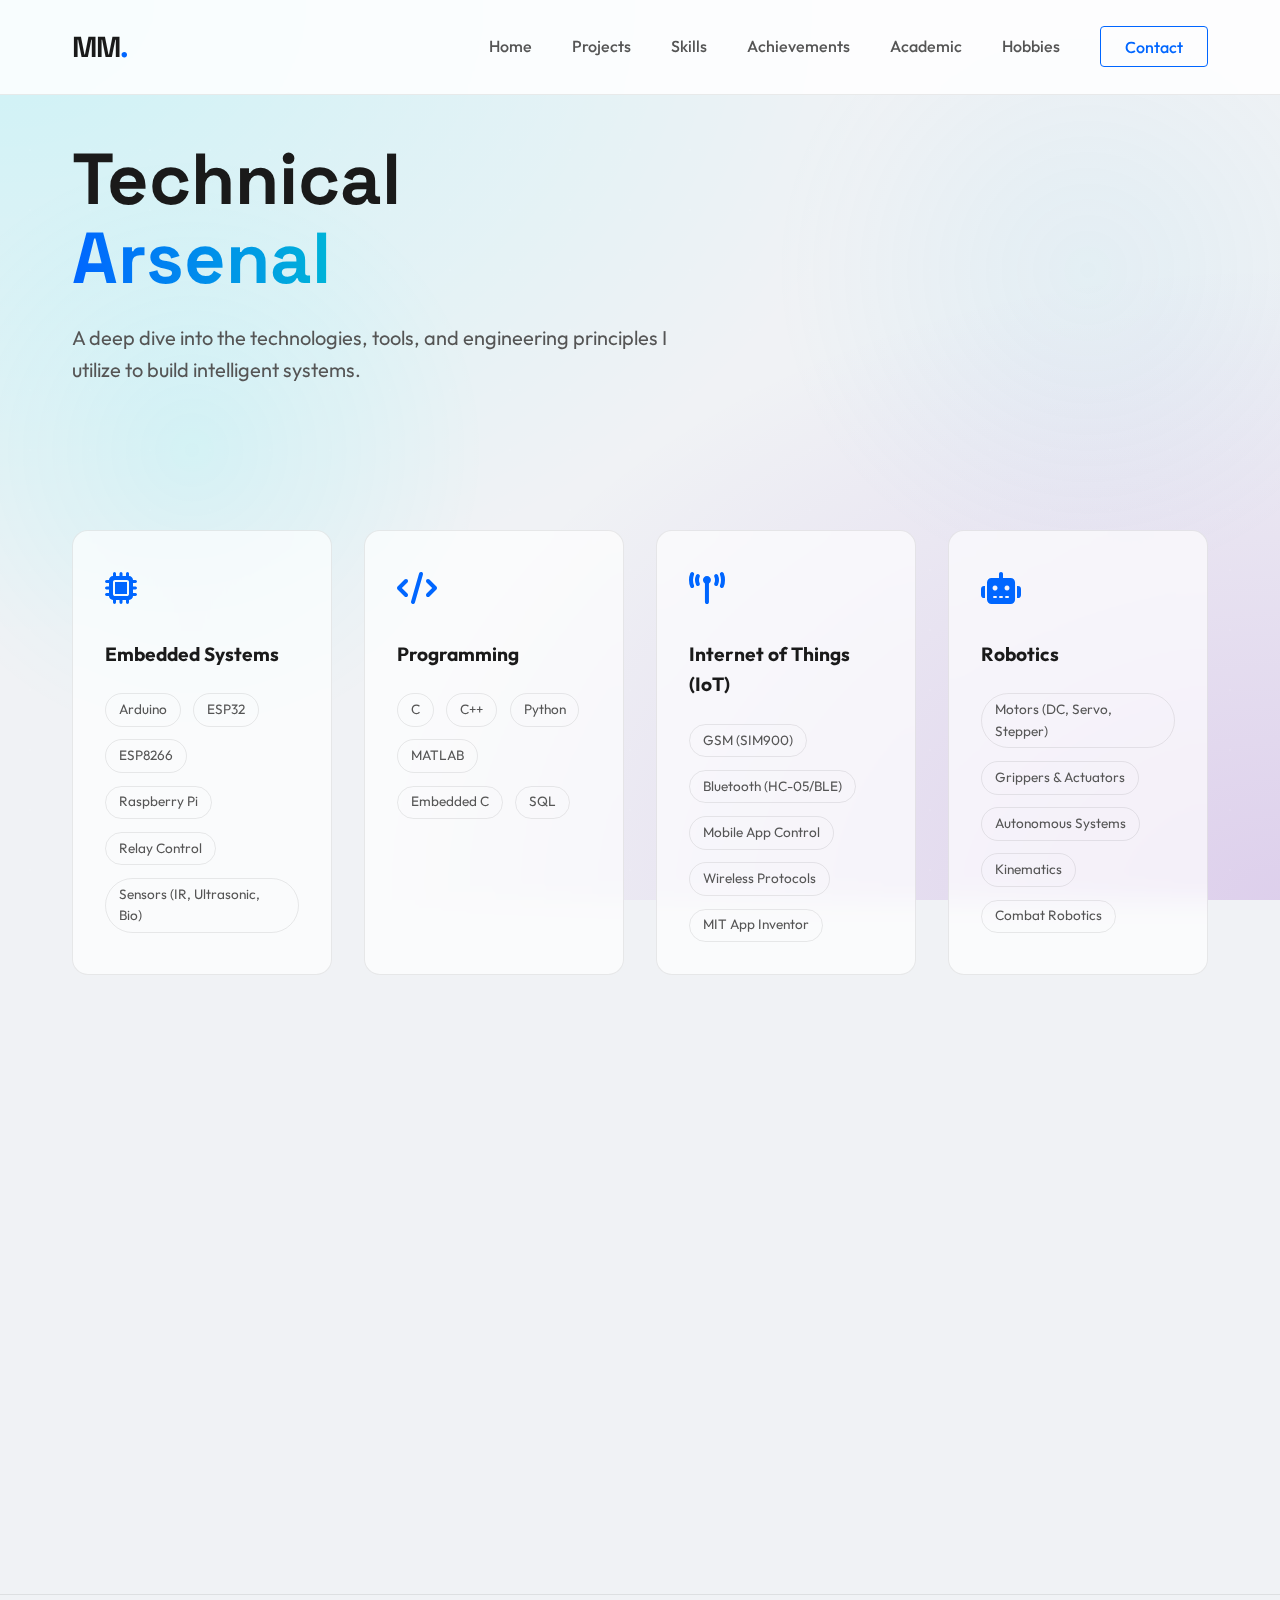
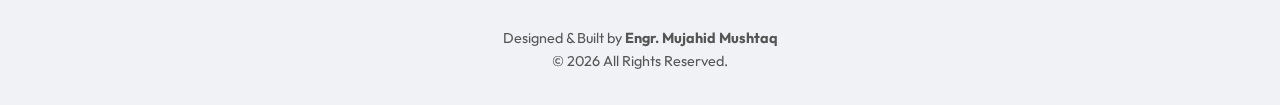
<file: skills.html>
<!DOCTYPE html>
<html lang="en" class="dark-mode">

<head>
    <meta charset="UTF-8">
    <meta name="viewport" content="width=device-width, initial-scale=1.0">
    <meta name="description" content="Technical Skills - Engr. Mujahid Mushtaq.">
    <title>Skills | Engr. Mujahid Mushtaq</title>

    <link rel="preconnect" href="https://fonts.googleapis.com">
    <link rel="preconnect" href="https://fonts.gstatic.com" crossorigin>
    <link
        href="https://fonts.googleapis.com/css2?family=Outfit:wght@300;400;500;700&family=Space+Grotesk:wght@300;500;700&display=swap"
        rel="stylesheet">

    <link rel="stylesheet" href="styles.css">
    <link rel="stylesheet" href="https://cdnjs.cloudflare.com/ajax/libs/font-awesome/6.4.0/css/all.min.css">
</head>

<body>
    <div class="bg-grid"></div>
    <div class="bg-glow"></div>

    <nav class="navbar">
        <div class="container nav-container">
            <a href="index.html" class="logo">MM<span class="dot">.</span></a>
            <ul class="nav-links">
                <li><a href="index.html" class="nav-link">Home</a></li>
                <li><a href="projects.html" class="nav-link">Projects</a></li>
                <li><a href="skills.html" class="nav-link active">Skills</a></li>
                <li><a href="achievements.html" class="nav-link">Achievements</a></li>
                <li><a href="academic.html" class="nav-link">Academic</a></li>
                <li><a href="hobbies.html" class="nav-link">Hobbies</a></li>
                <li><a href="contact.html" class="nav-btn">Contact</a></li>
            </ul>
            <div class="hamburger">
                <div class="line"></div>
                <div class="line"></div>
                <div class="line"></div>
            </div>
        </div>
    </nav>

    <header class="section-hero">
        <div class="container">
            <h1 class="hero-title">Technical <br><span class="primary-gradient">Arsenal</span></h1>
            <p class="hero-bio">A deep dive into the technologies, tools, and engineering principles I utilize to build
                intelligent systems.</p>
        </div>
    </header>

    <main class="container">
        <div class="skills-grid" style="margin-top: 2rem; padding-bottom: 6rem;">

            <!-- Embedded Systems -->
            <div class="skill-group glass-card">
                <div class="skill-icon"><i class="fas fa-microchip"></i></div>
                <h3>Embedded Systems</h3>
                <div class="skill-tags">
                    <span>Arduino</span>
                    <span>ESP32</span>
                    <span>ESP8266</span>
                    <span>Raspberry Pi</span>
                    <span>Relay Control</span>
                    <span>Sensors (IR, Ultrasonic, Bio)</span>
                </div>
            </div>

            <!-- Programming -->
            <div class="skill-group glass-card">
                <div class="skill-icon"><i class="fas fa-code"></i></div>
                <h3>Programming</h3>
                <div class="skill-tags">
                    <span>C</span>
                    <span>C++</span>
                    <span>Python</span>
                    <span>MATLAB</span>
                    <span>Embedded C</span>
                    <span>SQL</span>
                </div>
            </div>

            <!-- IoT -->
            <div class="skill-group glass-card">
                <div class="skill-icon"><i class="fas fa-broadcast-tower"></i></div>
                <h3>Internet of Things (IoT)</h3>
                <div class="skill-tags">
                    <span>GSM (SIM900)</span>
                    <span>Bluetooth (HC-05/BLE)</span>
                    <span>Mobile App Control</span>
                    <span>Wireless Protocols</span>
                    <span>MIT App Inventor</span>
                </div>
            </div>

            <!-- Robotics -->
            <div class="skill-group glass-card">
                <div class="skill-icon"><i class="fas fa-robot"></i></div>
                <h3>Robotics</h3>
                <div class="skill-tags">
                    <span>Motors (DC, Servo, Stepper)</span>
                    <span>Grippers & Actuators</span>
                    <span>Autonomous Systems</span>
                    <span>Kinematics</span>
                    <span>Combat Robotics</span>
                </div>
            </div>

            <!-- Electrical -->
            <div class="skill-group glass-card">
                <div class="skill-icon"><i class="fas fa-plug"></i></div>
                <h3>Electrical Engineering</h3>
                <div class="skill-tags">
                    <span>Circuit Design</span>
                    <span>Fault Detection</span>
                    <span>Power Systems</span>
                    <span>Protection Systems</span>
                    <span>PCB Design Basics</span>
                </div>
            </div>

            <!-- 3D Design & Animation -->
            <div class="skill-group glass-card">
                <div class="skill-icon"><i class="fas fa-cubes"></i></div>
                <h3>3D Design & Animation</h3>
                <div class="skill-tags">
                    <span>Blender</span>
                    <span>Cinema 4D</span>
                    <span>After Effects</span>
                    <span>Modeling</span>
                    <span>Texturing</span>
                    <span>Lighting</span>
                    <span>Keyframe Animation</span>
                    <span>Mechanisms Visualization</span>
                </div>
            </div>

            <!-- Tools & Platforms -->
            <div class="skill-group glass-card">
                <div class="skill-icon"><i class="fas fa-toolbox"></i></div>
                <h3>Tools & Platforms</h3>
                <div class="skill-tags">
                    <span>Proteus</span>
                    <span>Fritzing</span>
                    <span>Arduino IDE</span>
                    <span>VS Code</span>
                    <span>Processing IDE</span>
                    <span>OpenCV</span>
                </div>
            </div>

        </div>
    </main>

    <footer class="footer">
        <div class="container">
            <p>Designed & Built by <strong>Engr. Mujahid Mushtaq</strong></p>
            <p class="copyright">&copy; <span id="year"></span> All Rights Reserved.</p>
        </div>
    </footer>

    <script src="script.js"></script>
</body>

</html>
</file>
<file: styles.css>
:root {
    /* Color Palette - Light Tech Theme */
    --bg-dark: #f0f2f5;
    /* Light Gray Background */
    --bg-card: rgba(255, 255, 255, 0.65);
    --bg-card-hover: rgba(255, 255, 255, 0.9);

    --primary: #0066ff;
    /* Vibrant Tech Blue */
    /* Neon Cyan dimmed for light mode accents */
    --primary-dim: rgba(0, 102, 255, 0.1);
    --secondary: #00b4d8;
    /* Cyan/Teal */
    --accent: #7209b7;
    /* Deep Purple */

    --text-main: #1a1a1a;
    /* Dark Text */
    --text-muted: #555555;
    --border-light: rgba(0, 0, 0, 0.08);
    /* Darker border for light mode */

    --font-heading: 'Space Grotesk', sans-serif;
    --font-body: 'Outfit', sans-serif;

    --transition: all 0.3s cubic-bezier(0.165, 0.84, 0.44, 1);

    --glow-spread: 0 0 20px rgba(0, 102, 255, 0.2);
}

* {
    margin: 0;
    padding: 0;
    box-sizing: border-box;
}

html {
    scroll-behavior: smooth;
}

body {
    background-color: var(--bg-dark);
    color: var(--text-main);
    font-family: var(--font-body);
    line-height: 1.6;
    overflow-x: hidden;
}

/* Background Effects - Premium Tech Circuit */
.bg-grid {
    position: fixed;
    top: 0;
    left: 0;
    width: 100vw;
    height: 100vh;
    z-index: -2;
    background-color: var(--bg-dark);
    background-image:
        radial-gradient(at 0% 0%, rgba(0, 243, 255, 0.15) 0px, transparent 50%),
        radial-gradient(at 100% 100%, rgba(114, 9, 183, 0.15) 0px, transparent 50%),
        linear-gradient(rgba(255, 255, 255, 0.03) 1px, transparent 1px),
        linear-gradient(90deg, rgba(255, 255, 255, 0.03) 1px, transparent 1px);
    background-size: 100% 100%, 100% 100%, 40px 40px, 40px 40px;
    background-position: 0 0, 0 0, -1px -1px, -1px -1px;
}

/* Animated "Data Flow" or "Power" Orbs */
.bg-glow {
    position: fixed;
    top: 0;
    left: 0;
    width: 100vw;
    height: 100vh;
    background:
        radial-gradient(circle at 15% 50%, rgba(0, 243, 255, 0.08) 0%, transparent 25%),
        radial-gradient(circle at 85% 30%, rgba(76, 201, 240, 0.08) 0%, transparent 25%);
    z-index: -1;
    pointer-events: none;
    animation: pulseGlow 10s ease-in-out infinite alternate;
}

@keyframes pulseGlow {
    0% {
        transform: scale(1);
        opacity: 0.8;
    }

    100% {
        transform: scale(1.1);
        opacity: 0.5;
    }
}

/* Flying particles/circuit nodes effect (Pseudo-element) */
.bg-grid::after {
    content: "";
    position: absolute;
    top: 0;
    left: 0;
    width: 100%;
    height: 100%;
    background-image: radial-gradient(rgba(255, 255, 255, 0.15) 1px, transparent 1px);
    background-size: 60px 60px;
    opacity: 0.5;
    animation: drift 20s linear infinite;
}

@keyframes drift {
    0% {
        transform: translateY(0);
    }

    100% {
        transform: translateY(60px);
    }
}

/* Typography & Layout Utilities */
.container {
    max-width: 1200px;
    margin: 0 auto;
    padding: 0 2rem;
}

a {
    text-decoration: none;
    color: inherit;
    transition: var(--transition);
}

ul {
    list-style: none;
}

.section {
    padding: 6rem 0;
}

.section-title {
    font-family: var(--font-heading);
    font-size: 2.5rem;
    font-weight: 700;
    margin-bottom: 0.5rem;
    background: linear-gradient(90deg, #1a1a1a, #555555);
    /* Dark gradient */
    -webkit-background-clip: text;
    background-clip: text;
    -webkit-text-fill-color: transparent;
}

.section-line {
    width: 60px;
    height: 4px;
    background: var(--primary);
    box-shadow: 0 0 10px var(--primary);
    margin-bottom: 3rem;
}

/* Section Hero (Subpages) */
.section-hero {
    padding-top: 140px;
    padding-bottom: 4rem;
    text-align: left;
}

.primary-gradient {
    background: linear-gradient(90deg, var(--primary), var(--secondary));
    -webkit-background-clip: text;
    background-clip: text;
    -webkit-text-fill-color: transparent;
    display: inline-block;
}

/* Glass Card Style */
.glass-card {
    background: var(--bg-card);
    backdrop-filter: blur(12px);
    -webkit-backdrop-filter: blur(12px);
    border: 1px solid var(--border-light);
    border-radius: 16px;
    transition: var(--transition);
}

.glass-card:hover {
    background: var(--bg-card-hover);
    border-color: rgba(0, 243, 255, 0.3);
    box-shadow: 0 10px 30px -10px rgba(0, 0, 0, 0.5);
}

/* Navbar */
.navbar {
    position: fixed;
    top: 0;
    width: 100%;
    padding: 1.5rem 0;
    z-index: 1000;
    background: rgba(255, 255, 255, 0.85);
    /* Light glass */
    backdrop-filter: blur(10px);
    border-bottom: 1px solid var(--border-light);
}

.nav-container {
    display: flex;
    justify-content: space-between;
    align-items: center;
}

.logo {
    font-family: var(--font-heading);
    font-size: 1.8rem;
    font-weight: 700;
    letter-spacing: -1px;
}

.logo .dot {
    color: var(--primary);
}

.nav-links {
    display: flex;
    gap: 2.5rem;
    align-items: center;
}

.nav-link {
    font-size: 1rem;
    color: var(--text-muted);
    font-weight: 500;
}

.nav-link:hover {
    color: var(--primary);
    text-shadow: 0 0 8px var(--primary-dim);
}

.nav-btn {
    padding: 0.6rem 1.5rem;
    border: 1px solid var(--primary);
    color: var(--primary);
    border-radius: 4px;
    font-weight: 500;
}

.nav-btn:hover {
    background: var(--primary);
    color: #000;
    box-shadow: 0 0 15px var(--primary-dim);
}

/* Hamburger */
.hamburger {
    display: none;
    cursor: pointer;
}

.line {
    width: 25px;
    height: 2px;
    background-color: var(--text-main);
    margin: 5px;
    transition: var(--transition);
}

/* Hero Section */
.hero {
    height: 100vh;
    display: flex;
    flex-direction: column;
    justify-content: center;
    position: relative;
    padding-top: 80px;
}

.hero-subtitle {
    color: var(--primary);
    font-family: var(--font-heading);
    font-size: 1.2rem;
    letter-spacing: 2px;
    text-transform: uppercase;
    margin-bottom: 1rem;
}

.hero-title {
    font-family: var(--font-heading);
    font-size: 4.5rem;
    line-height: 1.1;
    margin-bottom: 1.5rem;
}

.cursor {
    display: inline-block;
    color: var(--primary);
    animation: blink 1s infinite;
}

@keyframes blink {

    0%,
    50% {
        opacity: 1;
    }

    51%,
    100% {
        opacity: 0;
    }
}

.hero-bio {
    font-size: 1.25rem;
    color: var(--text-muted);
    max-width: 600px;
    margin-bottom: 3rem;
}

.hero-cta {
    display: flex;
    gap: 1.5rem;
    flex-wrap: wrap;
}

.btn {
    padding: 1rem 2rem;
    border-radius: 4px;
    font-weight: 600;
    font-size: 1rem;
    cursor: pointer;
    display: inline-flex;
    align-items: center;
    gap: 0.5rem;
    transition: var(--transition);
}

.btn-primary {
    background: var(--primary);
    color: #000;
    border: none;
}

.btn-primary:hover {
    box-shadow: 0 0 20px var(--primary-dim);
    transform: translateY(-2px);
}

.btn-secondary {
    background: transparent;
    color: var(--text-main);
    border: 1px solid var(--border-light);
}

.btn-secondary:hover {
    border-color: var(--text-main);
    background: rgba(255, 255, 255, 0.05);
}

/* Scroll Indicator */
.scroll-indicator {
    position: absolute;
    bottom: 2rem;
    left: 50%;
    transform: translateX(-50%);
    display: flex;
    flex-direction: column;
    align-items: center;
    gap: 0.5rem;
    opacity: 0.7;
}

.mouse {
    width: 20px;
    height: 35px;
    border: 2px solid var(--text-muted);
    border-radius: 12px;
    position: relative;
}

.wheel {
    width: 4px;
    height: 4px;
    background-color: var(--primary);
    border-radius: 50%;
    position: absolute;
    top: 6px;
    left: 50%;
    transform: translateX(-50%);
    animation: scroll 1.5s infinite;
}

@keyframes scroll {
    0% {
        top: 6px;
        opacity: 1;
    }

    100% {
        top: 20px;
        opacity: 0;
    }
}

/* About Section */
.about-grid {
    display: grid;
    grid-template-columns: 2fr 1fr;
    gap: 3rem;
    padding: 3rem;
}

.about-text p {
    margin-bottom: 1.5rem;
    color: var(--text-muted);
}

.about-text strong {
    color: var(--primary);
}

.about-stats {
    display: flex;
    flex-direction: column;
    gap: 2rem;
    justify-content: center;
    border-left: 1px solid var(--border-light);
    padding-left: 3rem;
}

.stat-item {
    display: flex;
    flex-direction: column;
}

.stat-number {
    font-family: var(--font-heading);
    font-size: 2.5rem;
    font-weight: 700;
    color: var(--text-main);
}

.stat-label {
    font-size: 0.9rem;
    color: var(--text-muted);
    text-transform: uppercase;
    letter-spacing: 1px;
}

/* Skills Section */
.skills-grid {
    display: grid;
    grid-template-columns: repeat(auto-fit, minmax(240px, 1fr));
    gap: 2rem;
}

.skill-group {
    padding: 2rem;
    text-align: left;
}

.skill-icon {
    font-size: 2rem;
    color: var(--primary);
    margin-bottom: 1.5rem;
}

.skill-group h3 {
    margin-bottom: 1.5rem;
    font-size: 1.2rem;
}

.skill-tags {
    display: flex;
    flex-wrap: wrap;
    gap: 0.8rem;
}

.skill-tags span {
    font-size: 0.85rem;
    color: var(--text-muted);
    border: 1px solid var(--border-light);
    padding: 0.3rem 0.8rem;
    border-radius: 100px;
    transition: var(--transition);
}

.skill-group:hover .skill-tags span {
    border-color: var(--primary);
    color: var(--text-main);
}

/* Projects Section */
.projects-container {
    display: grid;
    grid-template-columns: repeat(auto-fit, minmax(300px, 1fr));
    gap: 2rem;
}

.project-card {
    padding: 1.5rem;
    position: relative;
    overflow: hidden;
    display: flex;
    flex-direction: column;
    height: 100%;
    min-height: 550px;
    /* Standardize height */
    text-decoration: none;
    /* For clickable cards */
    color: inherit;
}

.project-card::before {
    content: '';
    position: absolute;
    top: 0;
    left: 0;
    width: 4px;
    height: 100%;
    background: var(--primary);
    opacity: 0;
    transition: var(--transition);
}

.project-card:hover::before {
    opacity: 1;
}

.project-meta {
    display: flex;
    gap: 1rem;
    margin-bottom: 1rem;
    font-size: 0.9rem;
    color: var(--primary);
    font-family: var(--font-heading);
}

.project-title {
    font-size: 1.8rem;
    margin-bottom: 1rem;
}

.project-desc {
    color: var(--text-muted);
    margin-bottom: 1.5rem;
    max-width: 800px;
}

.project-stack {
    display: flex;
    gap: 1rem;
    flex-wrap: wrap;
}

.project-stack span {
    font-size: 0.85rem;
    color: var(--text-main);
    background: rgba(255, 255, 255, 0.05);
    padding: 0.3rem 0.8rem;
    border-radius: 4px;
}

/* Achievements */
.achievements-wrapper {
    display: flex;
    justify-content: space-around;
    align-items: center;
    padding: 3rem;
    flex-wrap: wrap;
    gap: 2rem;
}

.achievement-item {
    display: flex;
    align-items: center;
    gap: 1.5rem;
}

.achievement-icon {
    font-size: 2.5rem;
}

.achievement-icon.gold {
    color: #FFD700;
}

.achievement-icon.silver {
    color: #C0C0C0;
}

.achievement-icon.bronze {
    color: #CD7F32;
}

.achievement-info h3 {
    font-size: 1.1rem;
    margin-bottom: 0.2rem;
}

.achievement-info p {
    font-size: 0.9rem;
    color: var(--text-muted);
}

.achievement-img-container {
    margin-top: 1rem;
    width: 250px;
    height: 180px;
    border-radius: 8px;
    overflow: hidden;
    border: 1px solid var(--border-light);
    background: rgba(0, 0, 0, 0.05);
}

.achievement-image {
    width: 100%;
    height: 100%;
    object-fit: cover;
    transition: transform 0.3s ease;
}

.achievement-item:hover .achievement-image {
    transform: scale(1.05);
}

.achievement-link {
    display: inline-flex;
    align-items: center;
    gap: 0.5rem;
    margin-top: 1rem;
    font-size: 0.85rem;
    color: var(--primary);
    font-weight: 600;
    padding: 0.4rem 0.8rem;
    background: rgba(0, 102, 255, 0.05);
    border-radius: 4px;
    transition: var(--transition);
}

.achievement-link:hover {
    background: var(--primary);
    color: white;
}

/* Experience */
.timeline {
    position: relative;
    max-width: 800px;
    margin: 0 auto;
}

.timeline::before {
    content: '';
    position: absolute;
    left: 19px;
    /* Adjust for marker center */
    top: 0;
    height: 100%;
    width: 2px;
    background: var(--border-light);
}

.timeline-block {
    position: relative;
    padding-left: 60px;
    margin-bottom: 3rem;
}

.marker {
    position: absolute;
    left: 10px;
    top: 5px;
    width: 20px;
    height: 20px;
    background: var(--bg-dark);
    border: 2px solid var(--primary);
    border-radius: 50%;
    z-index: 2;
    box-shadow: 0 0 10px var(--primary-dim);
}

.marker.edu-marker {
    border-color: var(--secondary);
}

.timeline-content h3 {
    font-size: 1.3rem;
    margin-bottom: 0.3rem;
}

.timeline-content h4 {
    color: var(--primary);
    margin-bottom: 0.8rem;
    font-size: 1rem;
    font-weight: 500;
}

.timeline-content p {
    color: var(--text-muted);
}

/* Contact */
.contact-container {
    text-align: center;
}

.contact-title {
    font-size: 3rem;
    font-family: var(--font-heading);
    margin-bottom: 1rem;
}

.contact-sub {
    font-size: 1.2rem;
    color: var(--text-muted);
    margin-bottom: 3rem;
}

.contact-links {
    display: flex;
    justify-content: center;
    gap: 2rem;
    flex-wrap: wrap;
}

.contact-box {
    display: flex;
    flex-direction: column;
    align-items: center;
    gap: 1rem;
    padding: 2rem;
    min-width: 200px;
    background: var(--bg-card);
    border: 1px solid var(--border-light);
    border-radius: 12px;
    transition: var(--transition);
}

.contact-box:hover {
    background: var(--bg-card-hover);
    border-color: var(--primary);
    transform: translateY(-5px);
}

.contact-box i {
    font-size: 2rem;
    color: var(--primary);
}

/* Footer */
.footer {
    padding: 2rem 0;
    text-align: center;
    border-top: 1px solid var(--border-light);
    color: var(--text-muted);
    font-size: 0.9rem;
}

/* Responsive */
@media (max-width: 768px) {
    .hero-title {
        font-size: 3rem;
    }

    .nav-links {
        display: none;
        /* Add mobile menu logic if needed or keep simple */
        position: absolute;
        top: 70px;
        left: 0;
        width: 100%;
        background: var(--bg-dark);
        flex-direction: column;
        padding: 2rem;
        border-bottom: 1px solid var(--border-light);
    }

    .nav-links.active {
        display: flex;
    }

    .hamburger {
        display: block;
    }

    .about-grid {
        grid-template-columns: 1fr;
        padding: 2rem;
    }

    .about-stats {
        border-left: none;
        border-top: 1px solid var(--border-light);
        padding-left: 0;
        padding-top: 2rem;
        flex-direction: row;
        justify-content: space-between;
    }
}

/* System Architecture Diagram Styles */
.architecture-section {
    position: relative;
    overflow: hidden;
}

.section-subtitle {
    color: var(--text-muted);
    font-size: 1.1rem;
    margin-bottom: 2rem;
    max-width: 600px;
}

.arch-diagram {
    display: flex;
    flex-direction: column;
    gap: 1.5rem;
    max-width: 800px;
    margin: 0 auto;
    position: relative;
    padding: 2rem 0;
}

/* Central connecting line behind layers */
.arch-connector-line {
    position: absolute;
    top: 0;
    bottom: 0;
    left: 50%;
    width: 2px;
    background: linear-gradient(to bottom, transparent, var(--primary), transparent);
    transform: translateX(-50%);
    z-index: 0;
    box-shadow: 0 0 15px var(--primary);
    opacity: 0.5;
}

.arch-layer {
    position: relative;
    z-index: 1;
    display: flex;
    justify-content: space-between;
    align-items: center;
    padding: 2rem;
    border-left: 3px solid transparent;
    overflow: hidden;
    background: var(--bg-card);
    /* Ensure explicit background for stacking */
}

.arch-layer:hover {
    border-left-color: var(--primary);
    transform: scale(1.02);
    /* Boost glow on hover */
    box-shadow: 0 0 30px rgba(0, 243, 255, 0.15), inset 0 0 20px rgba(0, 243, 255, 0.05);
}

.layer-header {
    display: flex;
    align-items: center;
    gap: 1.5rem;
    flex-basis: 35%;
}

.layer-number {
    font-family: var(--font-heading);
    font-size: 2.5rem;
    font-weight: 700;
    color: rgba(255, 255, 255, 0.1);
    transition: var(--transition);
}

.arch-layer:hover .layer-number {
    color: var(--primary);
    text-shadow: 0 0 10px var(--primary);
}

.layer-header h3 {
    font-size: 1.25rem;
    color: var(--text-main);
    margin: 0;
}

.layer-content {
    flex-basis: 60%;
    border-left: 1px solid var(--border-light);
    padding-left: 2rem;
}

.layer-content h4 {
    color: var(--primary);
    font-size: 0.95rem;
    text-transform: uppercase;
    letter-spacing: 1px;
    margin-bottom: 0.8rem;
}

.tech-tags {
    display: flex;
    flex-wrap: wrap;
    gap: 0.6rem;
    margin-bottom: 0.8rem;
}

.tech-tags span {
    background: rgba(255, 255, 255, 0.05);
    color: var(--text-muted);
    padding: 0.3rem 0.8rem;
    border-radius: 4px;
    font-size: 0.85rem;
    border: 1px solid transparent;
    transition: var(--transition);
}

.arch-layer:hover .tech-tags span {
    border-color: var(--primary-dim);
    color: var(--text-main);
}

.layer-caption {
    font-size: 0.9rem;
    color: var(--secondary);
    /* Electric Blue */
    opacity: 0;
    transform: translateY(10px);
    transition: var(--transition);
}

.arch-layer:hover .layer-caption {
    opacity: 1;
    transform: translateY(0);
}

/* Mobile Responsiveness for Diagram */
@media (max-width: 768px) {
    .arch-diagram {
        gap: 1rem;
    }

    .arch-layer {
        flex-direction: column;
        align-items: flex-start;
        gap: 1rem;
        padding: 1.5rem;
    }

    .layer-header {
        flex-basis: 100%;
        width: 100%;
        border-bottom: 1px solid var(--border-light);
        padding-bottom: 1rem;
    }

    .layer-content {
        flex-basis: 100%;
        width: 100%;
        border-left: none;
        padding-left: 0;
    }

    .arch-connector-line {
        display: none;
        /* Hide vertical connector on mobile as items stack differently */
    }
}

/* Project Card Enhancements */
.project-card .project-media {
    margin: 1rem 0;
    width: 100%;
    /* Full width of card padding */
    height: 180px;
    border-radius: 8px;
    overflow: hidden;
    box-shadow: 0 4px 10px rgba(0, 0, 0, 0.1);
    display: flex;
    justify-content: center;
    background: rgba(0, 0, 0, 0.05);
}

.project-card .project-img {
    width: 100%;
    height: 100%;
    object-fit: cover;
    display: block;
    transition: transform 0.5s ease;
}

.project-content {
    flex-grow: 1;
    display: flex;
    flex-direction: column;
}

.project-card:hover .project-img {
    transform: scale(1.05);
}

.project-footer {
    margin-top: 1.5rem;
    padding-top: 1rem;
    border-top: 1px solid var(--border-light);
    display: flex;
    justify-content: space-between;
    align-items: center;
    flex-wrap: wrap;
    gap: 1rem;
}

.supervisor-info {
    display: flex;
    align-items: center;
    gap: 1rem;
}

.supervisor-avatar {
    width: 4rem;
    /* 4x4 Relative Units (~64px) */
    height: 4rem;
    border-radius: 50%;
    object-fit: cover;
    border: 3px solid var(--bg-card);
    box-shadow: 0 0 0 2px var(--primary), 0 4px 10px rgba(0, 0, 0, 0.15);
    /* Double border effect */
}

.supervisor-details h5 {
    font-size: 0.7rem;
    color: var(--text-muted);
    margin: 0;
    text-transform: uppercase;
    letter-spacing: 0.5px;
    line-height: 1;
}

.supervisor-details p {
    font-size: 0.9rem;
    color: var(--text-main);
    margin: 0;
    font-weight: 600;
    line-height: 1.2;
}

.project-link-btn {
    font-size: 0.85rem;
    color: var(--primary);
    text-decoration: none;
    font-weight: 600;
    display: inline-flex;
    align-items: center;
    gap: 0.5rem;
    transition: var(--transition);
    padding: 0.5rem 1rem;
    border-radius: 20px;
    background: rgba(0, 0, 0, 0.03);
}

.project-link-btn:hover {
    color: var(--bg-dark);
    background: var(--primary);
    transform: translateY(-2px);
    box-shadow: 0 4px 12px rgba(0, 102, 255, 0.3);
}

/* --- Professional Overhaul Additions --- */

/* Resume Section Styles */
.resume-grid {
    display: grid;
    grid-template-columns: 1.5fr 1fr;
    gap: 3rem;
    margin-bottom: 3rem;
}

.column-title {
    font-family: var(--font-heading);
    font-size: 1.5rem;
    margin-bottom: 2rem;
    display: flex;
    align-items: center;
    gap: 0.8rem;
    color: var(--primary);
}

.timeline {
    position: relative;
    padding-left: 1.5rem;
    border-left: 2px solid var(--border-light);
}

.timeline-block {
    position: relative;
    margin-bottom: 2.5rem;
}

.marker {
    position: absolute;
    left: calc(-1.5rem - 6px);
    top: 0.5rem;
    width: 12px;
    height: 12px;
    background: var(--primary);
    border-radius: 50%;
    box-shadow: 0 0 10px var(--primary);
}

.edu-marker {
    background: var(--secondary);
    box-shadow: 0 0 10px var(--secondary);
}

.timeline-content h3 {
    font-size: 1.25rem;
    font-weight: 700;
    margin-bottom: 0.4rem;
}

.timeline-content h4 {
    font-size: 0.95rem;
    color: var(--primary);
    margin-bottom: 1rem;
    text-transform: uppercase;
    letter-spacing: 1px;
    font-weight: 600;
}

.resume-download {
    text-align: center;
    margin-top: 3rem;
}

/* Project Details Grid */
.project-details-grid {
    display: grid;
    gap: 1.2rem;
    margin-bottom: 2rem;
    font-size: 1rem;
    line-height: 1.5;
}

.project-details-grid p {
    margin: 0;
    color: var(--text-muted);
}

.project-details-grid strong {
    color: var(--text-main);
    display: block;
    font-size: 0.85rem;
    text-transform: uppercase;
    letter-spacing: 0.8px;
    margin-bottom: 4px;
}

/* Case Studies Styles */
.case-studies-grid {
    display: grid;
    gap: 3rem;
}

.case-card {
    display: grid;
    grid-template-columns: 1fr 1.2fr;
    overflow: hidden;
    padding: 0 !important;
}

.case-image {
    position: relative;
    min-height: 350px;
}

.case-image img {
    position: absolute;
    width: 100%;
    height: 100%;
    object-fit: cover;
}

.case-content {
    padding: 3.5rem;
    display: flex;
    flex-direction: column;
    justify-content: center;
}

.case-subtitle {
    font-family: var(--font-heading);
    color: var(--primary);
    font-size: 1.1rem;
    font-weight: 600;
    margin-bottom: 1.5rem;
    text-transform: uppercase;
    letter-spacing: 1px;
}

.case-brief {
    display: grid;
    gap: 1.5rem;
    margin-bottom: 2.5rem;
}

.case-brief p {
    margin: 0;
    color: var(--text-muted);
}

/* Testimonials Styles */
.testimonials-grid {
    display: grid;
    grid-template-columns: repeat(auto-fit, minmax(350px, 1fr));
    gap: 3rem;
}

.testimonial-card {
    padding: 3rem !important;
    position: relative;
}

.quote-icon {
    font-size: 2.5rem;
    color: var(--primary-dim);
    margin-bottom: 1.5rem;
}

.testimonial-text {
    font-size: 1.2rem;
    font-style: italic;
    margin-bottom: 2.5rem;
    line-height: 1.7;
    color: var(--text-main);
}

.testimonial-author {
    display: flex;
    align-items: center;
    gap: 1.2rem;
}

.testimonial-author img {
    width: 60px;
    height: 60px;
    border-radius: 50%;
    object-fit: cover;
    border: 2px solid var(--primary);
}

.testimonial-author h4 {
    font-size: 1.1rem;
    margin: 0;
    font-weight: 700;
}

.testimonial-author p {
    font-size: 0.9rem;
    margin: 0;
    color: var(--text-muted);
}

/* Enhancements for Section Headers */
.section-header {
    margin-bottom: 4rem;
}

.section-title {
    font-size: 3rem;
    letter-spacing: -1px;
}

/* Global Responsiveness */
@media (max-width: 1024px) {

    .resume-grid,
    .case-card {
        grid-template-columns: 1fr;
    }

    .case-image {
        min-height: 300px;
    }

    .achievements-wrapper {
        grid-template-columns: 1fr;
    }
}

@media (max-width: 768px) {
    .hero-title {
        font-size: 3.2rem;
    }

    .section {
        padding: 4rem 0;
    }

    .case-content {
        padding: 2rem;
    }
}
</file>
